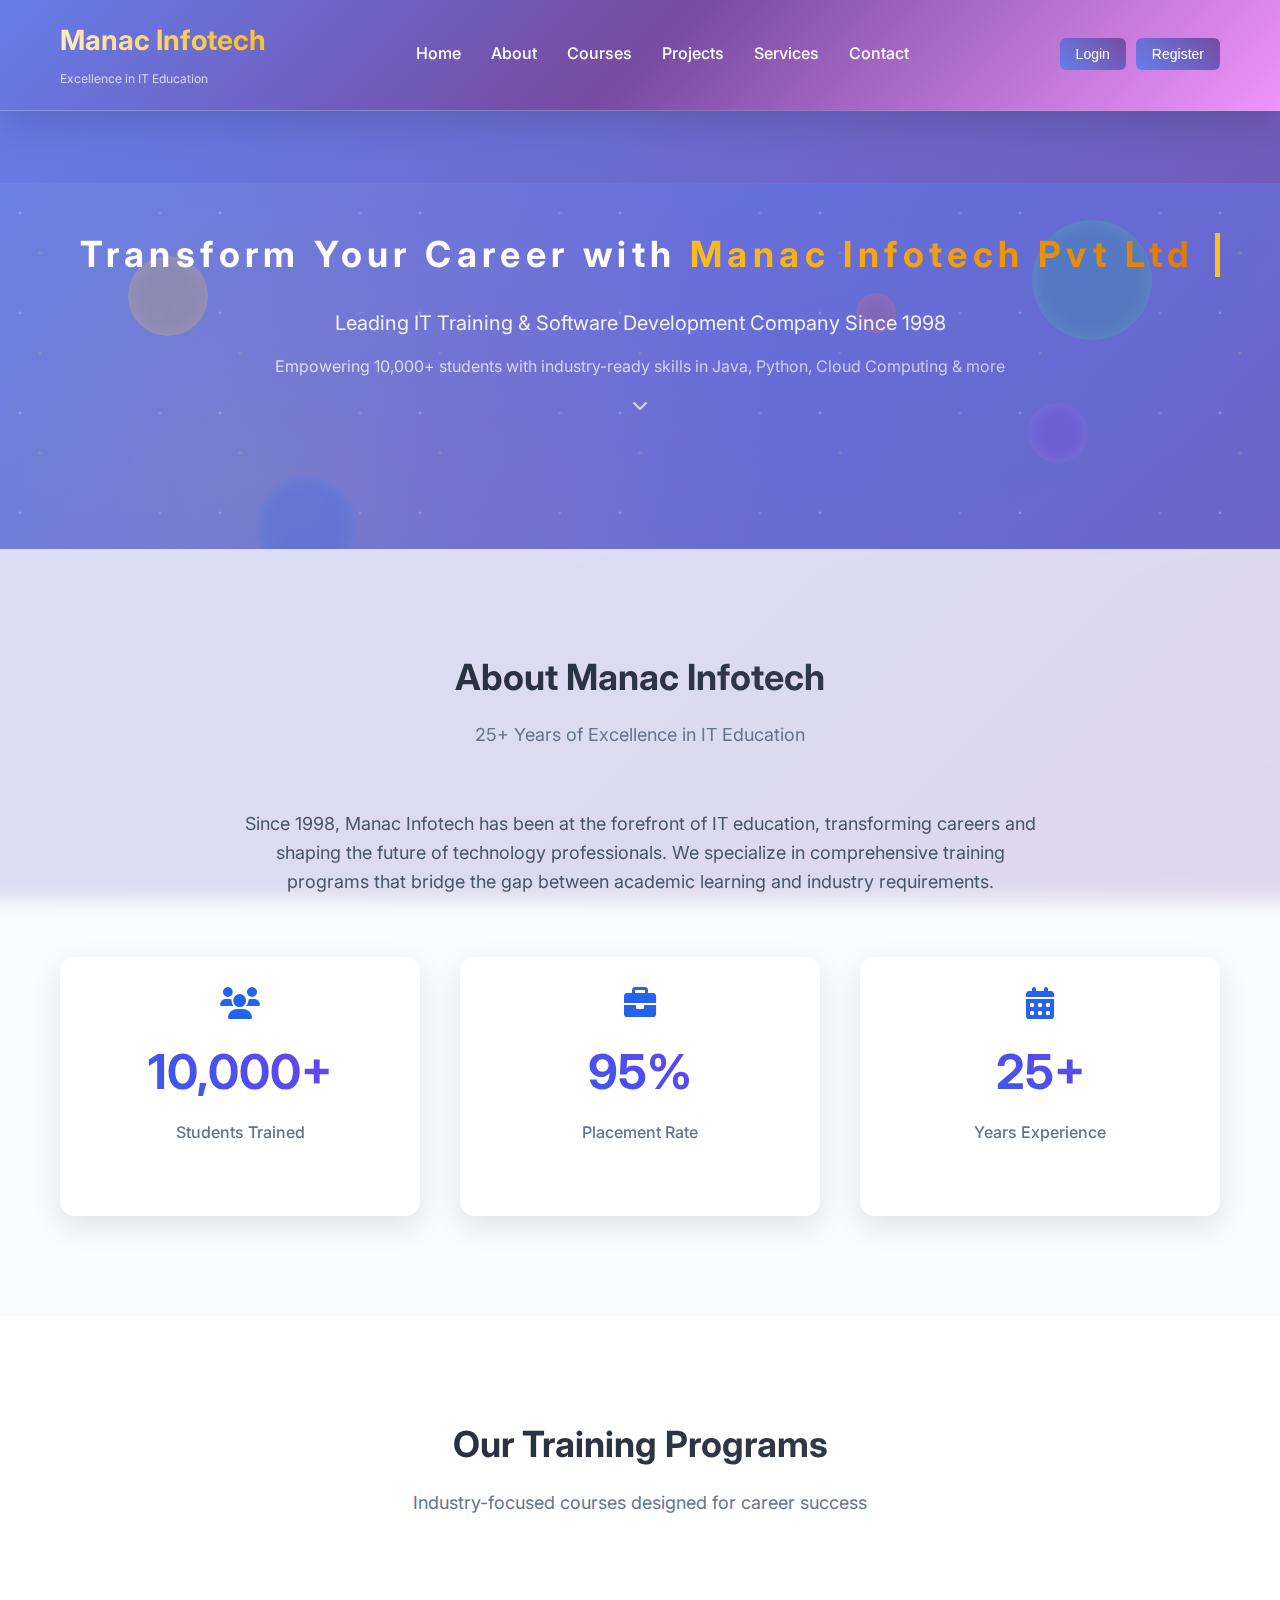
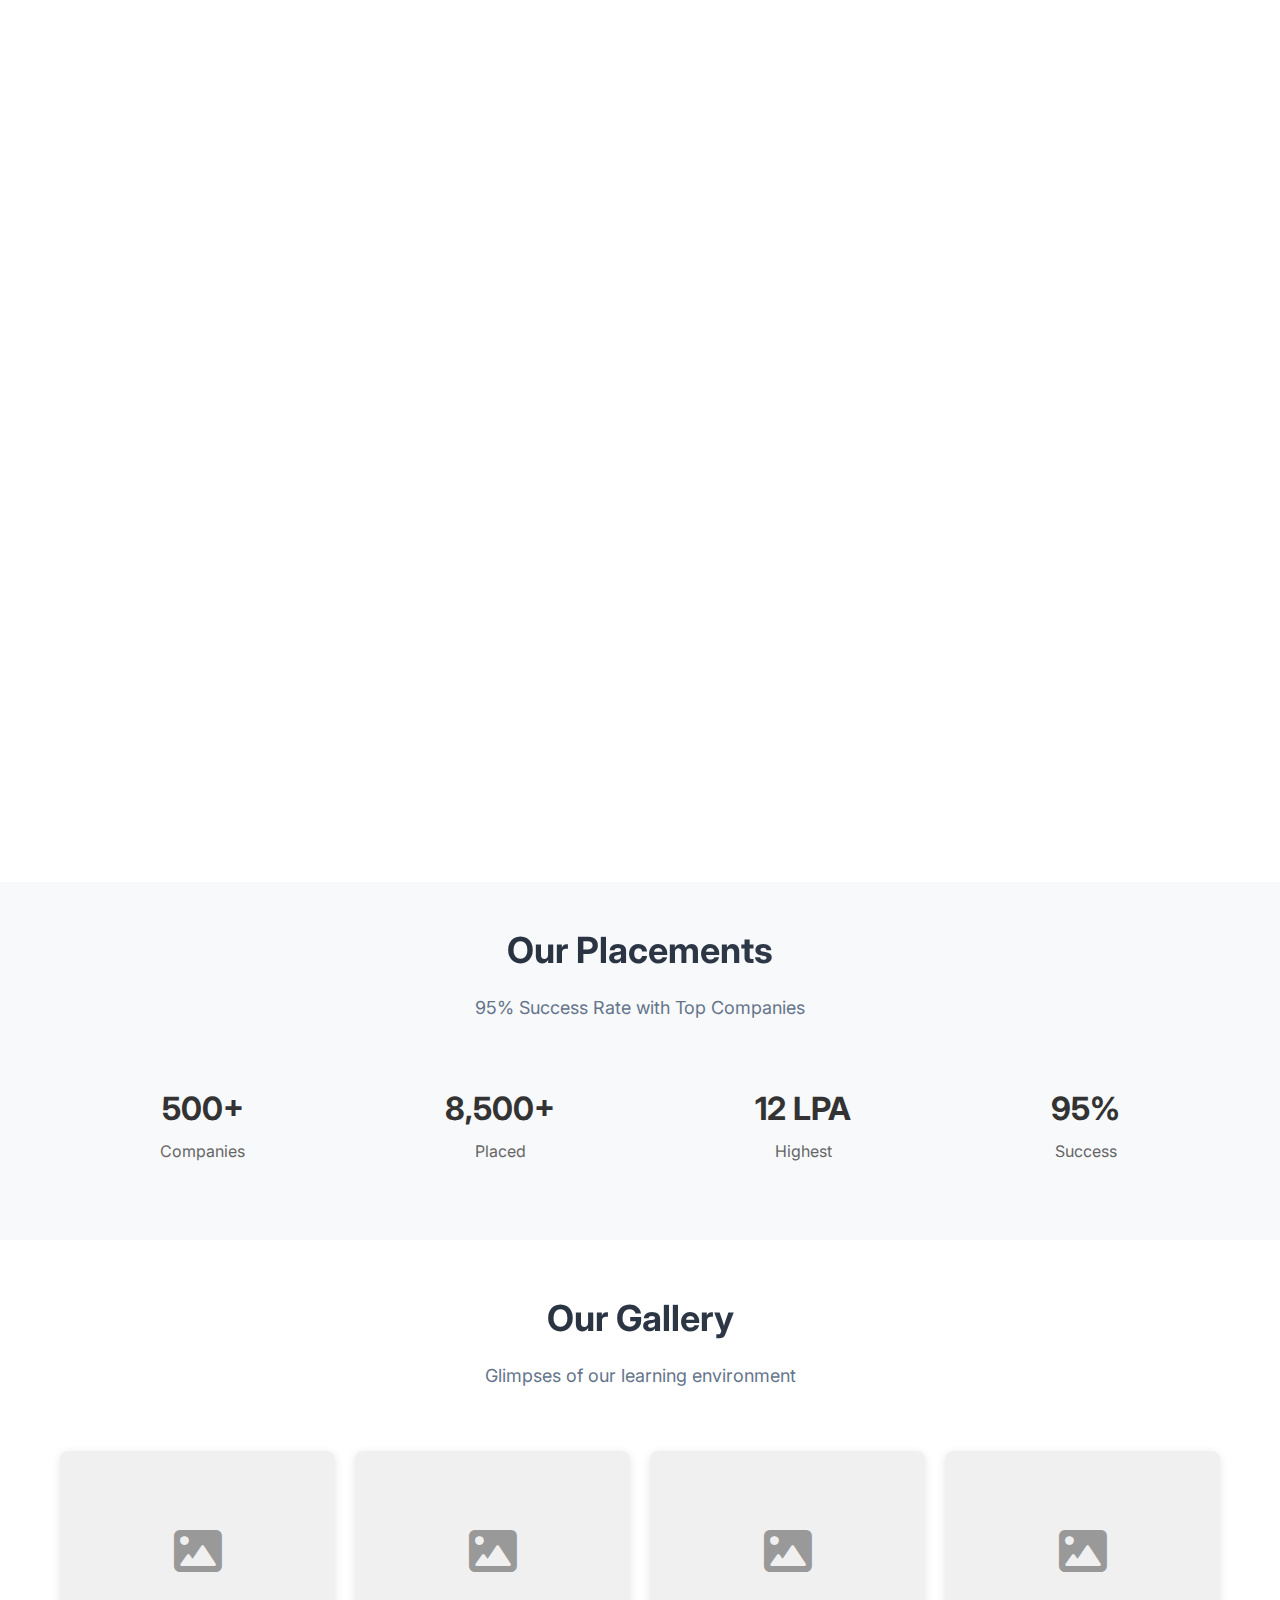
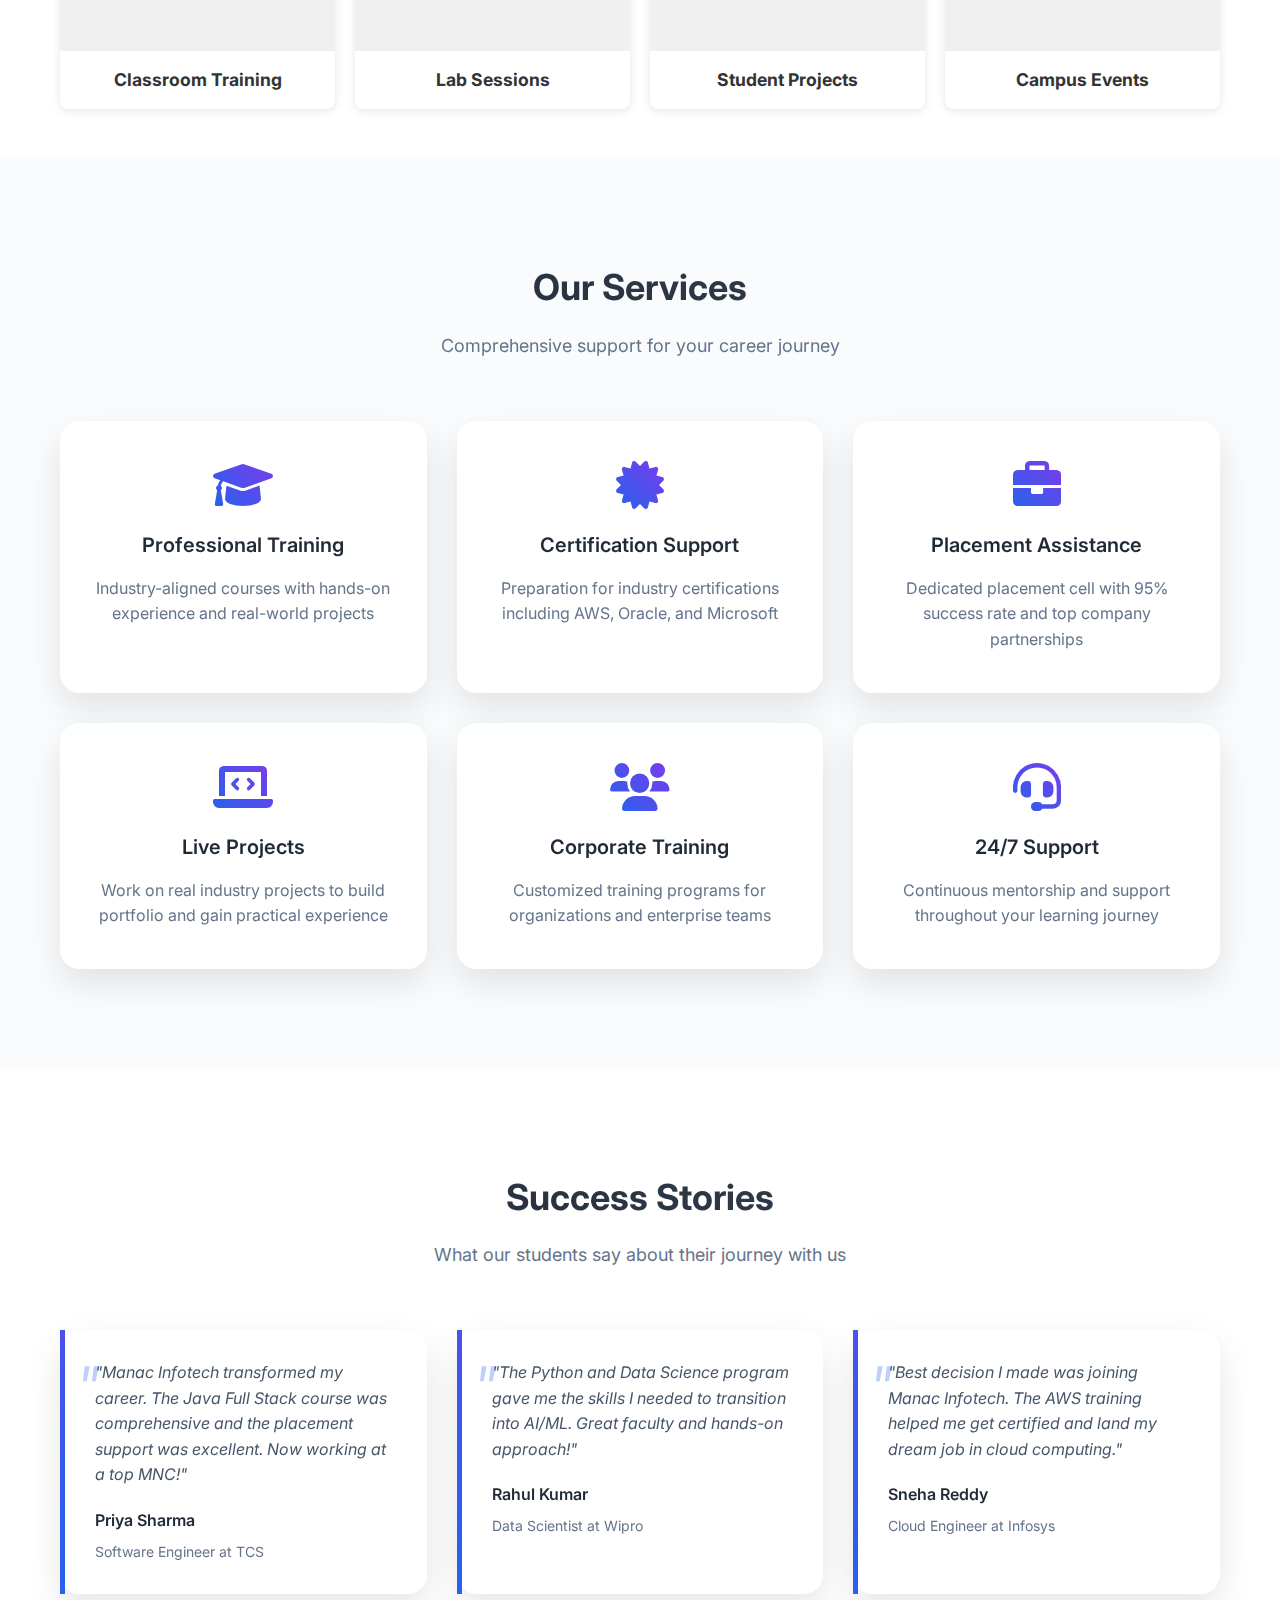
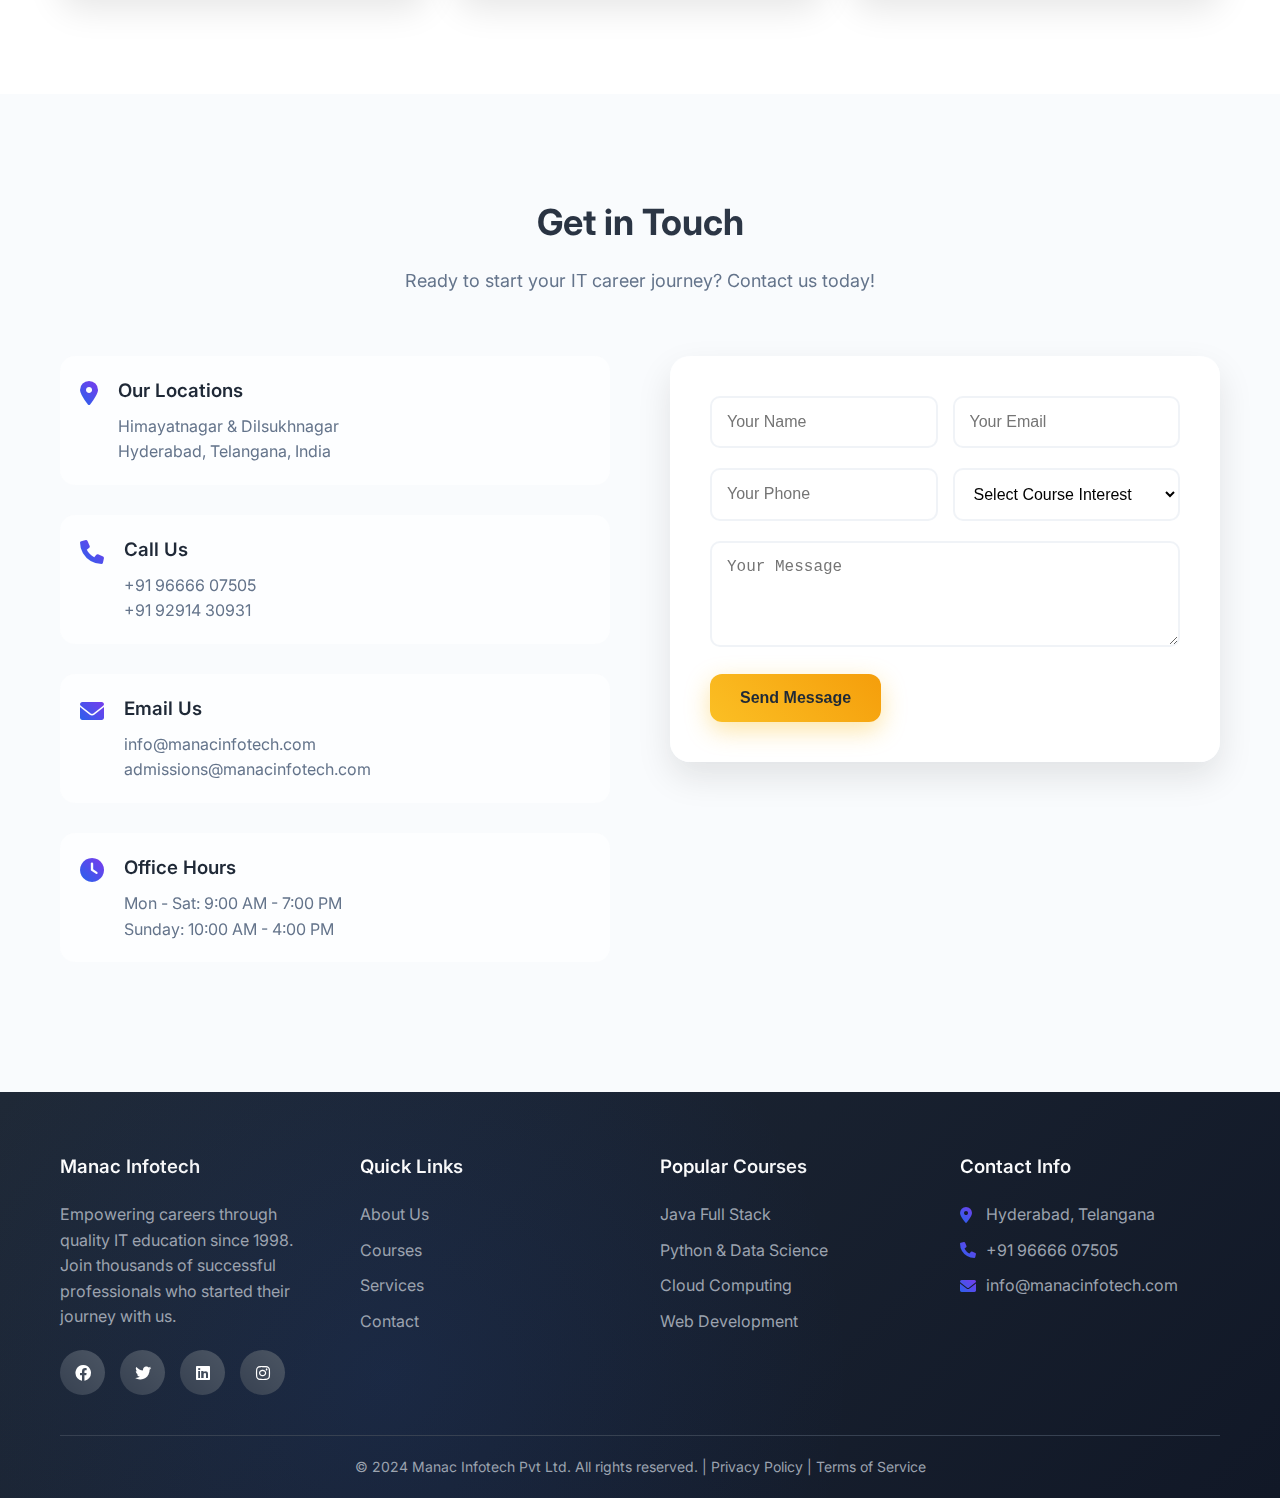
<file: index.html>
<!DOCTYPE html>
<html lang="en">
<head>
    <meta charset="UTF-8">
    <meta name="viewport" content="width=device-width, initial-scale=1.0">
    <title>Manac Infotech - Leading IT Training & Software Development</title>
    <meta name="description" content="Manac Infotech - Premier IT training institute offering Java, Python, Web Development, Cloud Computing courses with placement assistance since 1998.">
    <link rel="stylesheet" href="enhanced-style.css">
    <link rel="stylesheet" href="animations.css">
    <link rel="stylesheet" href="animations.css">
    <link href="https://fonts.googleapis.com/css2?family=Inter:wght@300;400;500;600;700&display=swap" rel="stylesheet">
    <link rel="stylesheet" href="https://cdnjs.cloudflare.com/ajax/libs/font-awesome/6.0.0/css/all.min.css">
</head>
<body>

<header class="header" style="background: linear-gradient(135deg, #667eea 0%, #764ba2 50%, #f093fb 100%) !important; padding: 20px 0 !important;">
    <div class="container">
        <div class="header-content">
            <div class="logo" style="display: flex; align-items: center; gap: 15px;">
               
                <div>
                    <h1>Manac Infotech</h1>
                    <span>Excellence in IT Education</span>
                </div>
            </div>
                <nav class="nav" style="color: white;">
                    <a href="#home" style="color: white;">Home</a>
                    <a href="#about" style="color: white;">About</a>
                    <a href="courses.html" style="color: white;">Courses</a>
                    <a href="projects.html" style="color: white;">Projects</a>
                    <a href="#services" style="color: white;">Services</a>
                    <a href="#contact" style="color: white;">Contact</a>
                </nav>
            <div class="auth-buttons" id="authButtons">
                <button class="btn-auth login-btn" onclick="openModal('login')">Login</button>
                <button class="btn-auth register-btn" onclick="openModal('register')">Register</button>
            </div>
            <div class="user-profile" id="userProfile" style="display:none;">
                <div class="profile-info">
                    <div class="profile-avatar">
                        <i class="fas fa-user"></i>
                    </div>
                    <div class="profile-details">
                        <span class="welcome-text">Welcome</span>
                        <span class="user-name" id="userName"></span>
                    </div>
                </div>
                <div class="profile-dropdown">
                    <button class="profile-btn" onclick="toggleDropdown()">
                        <i class="fas fa-chevron-down"></i>
                    </button>
                    <div class="dropdown-menu" id="dropdownMenu">
                        <a href="profile.html" class="dropdown-item">
                            <i class="fas fa-user"></i> My Profile
                        </a>
                        <a href="my-courses.html" class="dropdown-item">
                            <i class="fas fa-book"></i> My Courses
                        </a>
                        <a href="settings.html" class="dropdown-item">
                            <i class="fas fa-cog"></i> Settings
                        </a>
                        <div class="dropdown-divider"></div>
                        <a href="#" class="dropdown-item" onclick="logout()">
                            <i class="fas fa-sign-out-alt"></i> Logout
                        </a>
                    </div>
                </div>
            </div>
            <button class="mobile-menu-btn">
                <i class="fas fa-bars"></i>
            </button>
        </div>
    </div>
</header>

<section id="home" class="hero" style="padding-top: 50px;">

    <div class="floating-shapes">
        <div class="shape shape-1"></div>
        <div class="shape shape-2"></div>
        <div class="shape shape-3"></div>
        <div class="shape shape-4"></div>
        <div class="shape shape-5"></div>
    </div>
    <div class="container">
        <div class="hero-content">
            <h2 class="typewriter">Transform Your Career with <span class="highlight">Manac Infotech Pvt Ltd</span></h2>
            <p class="fade-in-up">Leading IT Training & Software Development Company Since 1998</p>
            <p class="hero-subtitle fade-in-up">Empowering 10,000+ students with industry-ready skills in Java, Python, Cloud Computing & more</p>
            <div class="hero-buttons fade-in-up">
                <a href="#courses" class="btn btn-primary pulse-btn">Explore Courses</a>
                <a href="#contact" class="btn btn-secondary">Get in Touch</a>
            </div>
            <div class="scroll-indicator">
                <i class="fas fa-chevron-down"></i>
            </div>
        </div>
    </div>
</section>

<section id="about" class="about">
    <div class="container">
        <div class="section-header">
            <h2>About Manac Infotech</h2>
            <p>25+ Years of Excellence in IT Education</p>
        </div>
        <div class="about-content">
            <div class="about-text">
                <p>Since 1998, Manac Infotech has been at the forefront of IT education, transforming careers and shaping the future of technology professionals. We specialize in comprehensive training programs that bridge the gap between academic learning and industry requirements.</p>
                <div class="stats">
                    <div class="stat">
                        <i class="fas fa-users"></i>
                        <h3>10,000+</h3>
                        <p>Students Trained</p>
                    </div>
                    <div class="stat">
                        <i class="fas fa-briefcase"></i>
                        <h3>95%</h3>
                        <p>Placement Rate</p>
                    </div>
                    <div class="stat">
                        <i class="fas fa-calendar-alt"></i>
                        <h3>25+</h3>
                        <p>Years Experience</p>
                    </div>
                </div>
            </div>
        </div>
    </div>
</section>

<section id="courses" class="courses">
    <div class="container">
        <div class="section-header">
            <h2>Our Training Programs</h2>
            <p>Industry-focused courses designed for career success</p>
        </div>
        <div class="courses-grid">
            <div class="course-card animate-on-scroll">
                <div class="course-icon">
                    <i class="fab fa-java"></i>
                </div>
                <h3>Java Full Stack</h3>
                <p>Complete Java development with Spring Boot, Microservices, and modern frameworks</p>
                <div class="course-features">
                    <span>6 Months</span>
                    <span>Live Projects</span>
                </div>
                <a href="courses.html" class="course-link">Learn More</a>
            </div>
            <div class="course-card animate-on-scroll">
                <div class="course-icon">
                    <i class="fab fa-python"></i>
                </div>
                <h3>Python & Data Science</h3>
                <p>Python programming, Django, Flask, Machine Learning, and Data Analytics</p>
                <div class="course-features">
                    <span>5 Months</span>
                    <span>AI/ML Focus</span>
                </div>
                <a href="courses.html" class="course-link">Learn More</a>
            </div>
            <div class="course-card animate-on-scroll">
                <div class="course-icon">
                    <i class="fas fa-code"></i>
                </div>
                <h3>Web Development</h3>
                <p>HTML5, CSS3, JavaScript, React, Node.js, and modern web technologies</p>
                <div class="course-features">
                    <span>4 Months</span>
                    <span>MERN Stack</span>
                </div>
                <a href="courses.html" class="course-link">Learn More</a>
            </div>
            <div class="course-card animate-on-scroll">
                <div class="course-icon">
                    <i class="fas fa-cloud"></i>
                </div>
                <h3>Cloud Computing</h3>
                <p>AWS, Azure, DevOps, Docker, Kubernetes, and cloud architecture</p>
                <div class="course-features">
                    <span>3 Months</span>
                    <span>AWS Certified</span>
                </div>
                <a href="courses.html" class="course-link">Learn More</a>
            </div>
            <div class="course-card animate-on-scroll">
                <div class="course-icon">
                    <i class="fas fa-robot"></i>
                </div>
                <h3>Automation Testing</h3>
                <p>Selenium, TestNG, Cucumber, API testing, and test automation frameworks</p>
                <div class="course-features">
                    <span>3 Months</span>
                    <span>Hands-on</span>
                </div>
                <a href="courses.html" class="course-link">Learn More</a>
            </div>
            <div class="course-card animate-on-scroll">
                <div class="course-icon">
                    <i class="fas fa-chart-bar"></i>
                </div>
                <h3>Power BI & Analytics</h3>
                <p>Business Intelligence, Data Visualization, and Advanced Analytics</p>
                <div class="course-features">
                    <span>2 Months</span>
                    <span>Industry Projects</span>
                </div>
                <a href="courses.html" class="course-link">Learn More</a>
            </div>
        </div>
    </div>
</section>

<section id="placements" class="placements" style="padding: 40px 0; background: #f8f9fa;">
    <div class="container">
        <div class="section-header">
            <h2>Our Placements</h2>
            <p>95% Success Rate with Top Companies</p>
        </div>
        <div class="placement-stats" style="display: flex; justify-content: space-around; margin: 30px 0;">
            <div style="text-align: center;">
                <h3 style="margin: 0; font-size: 2rem; color: #333;">500+</h3>
                <p style="margin: 5px 0; color: #666;">Companies</p>
            </div>
            <div style="text-align: center;">
                <h3 style="margin: 0; font-size: 2rem; color: #333;">8,500+</h3>
                <p style="margin: 5px 0; color: #666;">Placed</p>
            </div>
            <div style="text-align: center;">
                <h3 style="margin: 0; font-size: 2rem; color: #333;">12 LPA</h3>
                <p style="margin: 5px 0; color: #666;">Highest</p>
            </div>
            <div style="text-align: center;">
                <h3 style="margin: 0; font-size: 2rem; color: #333;">95%</h3>
                <p style="margin: 5px 0; color: #666;">Success</p>
            </div>
        </div>
    </div>
</section>

<section id="gallery" class="gallery" style="padding: 50px 0;">
    <div class="container">
        <div class="section-header">
            <h2>Our Gallery</h2>
            <p>Glimpses of our learning environment</p>
        </div>
        <div class="gallery-grid" style="display: flex; gap: 20px; margin-top: 30px;">
            <div class="gallery-card" style="flex: 1; background: white; border-radius: 8px; box-shadow: 0 2px 10px rgba(0,0,0,0.1); overflow: hidden;">
                <div style="width: 100%; height: 200px; background: #f0f0f0; display: flex; align-items: center; justify-content: center; color: #999;">
                    <i class="fas fa-image" style="font-size: 3rem;"></i>
                </div>
                <div style="padding: 15px; text-align: center;">
                    <h4 style="margin: 0; color: #333; font-size: 1.1rem;">Classroom Training</h4>
                </div>
            </div>
            <div class="gallery-card" style="flex: 1; background: white; border-radius: 8px; box-shadow: 0 2px 10px rgba(0,0,0,0.1); overflow: hidden;">
                <div style="width: 100%; height: 200px; background: #f0f0f0; display: flex; align-items: center; justify-content: center; color: #999;">
                    <i class="fas fa-image" style="font-size: 3rem;"></i>
                </div>
                <div style="padding: 15px; text-align: center;">
                    <h4 style="margin: 0; color: #333; font-size: 1.1rem;">Lab Sessions</h4>
                </div>
            </div>
            <div class="gallery-card" style="flex: 1; background: white; border-radius: 8px; box-shadow: 0 2px 10px rgba(0,0,0,0.1); overflow: hidden;">
                <div style="width: 100%; height: 200px; background: #f0f0f0; display: flex; align-items: center; justify-content: center; color: #999;">
                    <i class="fas fa-image" style="font-size: 3rem;"></i>
                </div>
                <div style="padding: 15px; text-align: center;">
                    <h4 style="margin: 0; color: #333; font-size: 1.1rem;">Student Projects</h4>
                </div>
            </div>
            <div class="gallery-card" style="flex: 1; background: white; border-radius: 8px; box-shadow: 0 2px 10px rgba(0,0,0,0.1); overflow: hidden;">
                <div style="width: 100%; height: 200px; background: #f0f0f0; display: flex; align-items: center; justify-content: center; color: #999;">
                    <i class="fas fa-image" style="font-size: 3rem;"></i>
                </div>
                <div style="padding: 15px; text-align: center;">
                    <h4 style="margin: 0; color: #333; font-size: 1.1rem;">Campus Events</h4>
                </div>
            </div>
        </div>
    </div>
</section>

<section id="services" class="services">
    <div class="container">
        <div class="section-header">
            <h2>Our Services</h2>
            <p>Comprehensive support for your career journey</p>
        </div>
        <div class="services-grid">
            <div class="service-card">
                <i class="fas fa-graduation-cap"></i>
                <h3>Professional Training</h3>
                <p>Industry-aligned courses with hands-on experience and real-world projects</p>
            </div>
            <div class="service-card">
                <i class="fas fa-certificate"></i>
                <h3>Certification Support</h3>
                <p>Preparation for industry certifications including AWS, Oracle, and Microsoft</p>
            </div>
            <div class="service-card">
                <i class="fas fa-briefcase"></i>
                <h3>Placement Assistance</h3>
                <p>Dedicated placement cell with 95% success rate and top company partnerships</p>
            </div>
            <div class="service-card">
                <i class="fas fa-laptop-code"></i>
                <h3>Live Projects</h3>
                <p>Work on real industry projects to build portfolio and gain practical experience</p>
            </div>
            <div class="service-card">
                <i class="fas fa-users"></i>
                <h3>Corporate Training</h3>
                <p>Customized training programs for organizations and enterprise teams</p>
            </div>
            <div class="service-card">
                <i class="fas fa-headset"></i>
                <h3>24/7 Support</h3>
                <p>Continuous mentorship and support throughout your learning journey</p>
            </div>
        </div>
    </div>
</section>

<section class="testimonials">
    <div class="container">
        <div class="section-header">
            <h2>Success Stories</h2>
            <p>What our students say about their journey with us</p>
        </div>
        <div class="testimonials-grid">
            <div class="testimonial-card">
                <div class="testimonial-content">
                    <p>"Manac Infotech transformed my career. The Java Full Stack course was comprehensive and the placement support was excellent. Now working at a top MNC!"</p>
                </div>
                <div class="testimonial-author">
                    <h4>Priya Sharma</h4>
                    <span>Software Engineer at TCS</span>
                </div>
            </div>
            <div class="testimonial-card">
                <div class="testimonial-content">
                    <p>"The Python and Data Science program gave me the skills I needed to transition into AI/ML. Great faculty and hands-on approach!"</p>
                </div>
                <div class="testimonial-author">
                    <h4>Rahul Kumar</h4>
                    <span>Data Scientist at Wipro</span>
                </div>
            </div>
            <div class="testimonial-card">
                <div class="testimonial-content">
                    <p>"Best decision I made was joining Manac Infotech. The AWS training helped me get certified and land my dream job in cloud computing."</p>
                </div>
                <div class="testimonial-author">
                    <h4>Sneha Reddy</h4>
                    <span>Cloud Engineer at Infosys</span>
                </div>
            </div>
        </div>
    </div>
</section>

<section id="contact" class="contact">
    <div class="container">
        <div class="section-header">
            <h2>Get in Touch</h2>
            <p>Ready to start your IT career journey? Contact us today!</p>
        </div>
        <div class="contact-content">
            <div class="contact-info">
                <div class="contact-item">
                    <i class="fas fa-map-marker-alt"></i>
                    <div>
                        <h3>Our Locations</h3>
                        <p>Himayatnagar & Dilsukhnagar<br>Hyderabad, Telangana, India</p>
                    </div>
                </div>
                <div class="contact-item">
                    <i class="fas fa-phone"></i>
                    <div>
                        <h3>Call Us</h3>
                        <p>+91 96666 07505<br>+91 92914 30931</p>
                    </div>
                </div>
                <div class="contact-item">
                    <i class="fas fa-envelope"></i>
                    <div>
                        <h3>Email Us</h3>
                        <p>info@manacinfotech.com<br>admissions@manacinfotech.com</p>
                    </div>
                </div>
                <div class="contact-item">
                    <i class="fas fa-clock"></i>
                    <div>
                        <h3>Office Hours</h3>
                        <p>Mon - Sat: 9:00 AM - 7:00 PM<br>Sunday: 10:00 AM - 4:00 PM</p>
                    </div>
                </div>
            </div>
            <div class="contact-form">
                <form>
                    <div class="form-group">
                        <input type="text" placeholder="Your Name" required>
                        <input type="email" placeholder="Your Email" required>
                    </div>
                    <div class="form-group">
                        <input type="tel" placeholder="Your Phone" required>
                        <select required>
                            <option value="">Select Course Interest</option>
                            <option value="java">Java Full Stack</option>
                            <option value="python">Python & Data Science</option>
                            <option value="web">Web Development</option>
                            <option value="cloud">Cloud Computing</option>
                            <option value="testing">Automation Testing</option>
                            <option value="powerbi">Power BI & Analytics</option>
                        </select>
                    </div>
                    <textarea placeholder="Your Message" rows="4" required></textarea>
                    <button type="submit" class="btn btn-primary">Send Message</button>
                </form>
            </div>
        </div>
    </div>
</section>

<footer class="footer">
    <div class="container">
        <div class="footer-content">
            <div class="footer-section">
                <h3>Manac Infotech</h3>
                <p>Empowering careers through quality IT education since 1998. Join thousands of successful professionals who started their journey with us.</p>
                <div class="social-links">
                    <a href="#"><i class="fab fa-facebook"></i></a>
                    <a href="#"><i class="fab fa-twitter"></i></a>
                    <a href="#"><i class="fab fa-linkedin"></i></a>
                    <a href="#"><i class="fab fa-instagram"></i></a>
                </div>
            </div>
            <div class="footer-section">
                <h3>Quick Links</h3>
                <ul>
                    <li><a href="#about">About Us</a></li>
                    <li><a href="#courses">Courses</a></li>
                    <li><a href="#services">Services</a></li>
                    <li><a href="#contact">Contact</a></li>
                </ul>
            </div>
            <div class="footer-section">
                <h3>Popular Courses</h3>
                <ul>
                    <li><a href="#">Java Full Stack</a></li>
                    <li><a href="#">Python & Data Science</a></li>
                    <li><a href="#">Cloud Computing</a></li>
                    <li><a href="#">Web Development</a></li>
                </ul>
            </div>
            <div class="footer-section">
                <h3>Contact Info</h3>
                <div class="footer-contact">
                    <p><i class="fas fa-map-marker-alt"></i> Hyderabad, Telangana</p>
                    <p><i class="fas fa-phone"></i> +91 96666 07505</p>
                    <p><i class="fas fa-envelope"></i> info@manacinfotech.com</p>
                </div>
            </div>
        </div>
        <div class="footer-bottom">
            <p>© 2024 Manac Infotech Pvt Ltd. All rights reserved. | Privacy Policy | Terms of Service</p>
        </div>
    </div>
</footer>

<!-- Login/Register Modal -->
<div id="authModal" class="modal">
    <div class="modal-content">
        <span class="close" onclick="closeModal()">&times;</span>
        <div id="loginForm" class="auth-form">
            <h2>Login</h2>
            <form onsubmit="handleLogin(event)">
                <input type="email" placeholder="Email" required>
                <input type="password" placeholder="Password" required>
                <button type="submit" class="btn btn-primary">Login</button>
            </form>
            <p>Don't have an account? <a href="#" onclick="switchForm('register')">Register</a></p>
        </div>
        <div id="registerForm" class="auth-form" style="display:none;">
            <h2>Register</h2>
            <form onsubmit="handleRegister(event)">
                <input type="text" placeholder="Full Name" required>
                <input type="email" placeholder="Email" required>
                <input type="tel" placeholder="Phone" required>
                <select required>
                    <option value="">Select Interest</option>
                    <option value="java">Java Full Stack</option>
                    <option value="python">Python & Data Science</option>
                    <option value="web">Web Development</option>
                    <option value="cloud">Cloud Computing</option>
                    <option value="testing">Automation Testing</option>
                    <option value="powerbi">Power BI & Analytics</option>
                </select>
                <input type="password" placeholder="Password" required>
                <button type="submit" class="btn btn-primary">Register</button>
            </form>
            <p>Already have an account? <a href="#" onclick="switchForm('login')">Login</a></p>
        </div>
    </div>
</div>

<!-- Recommendation Popup -->
<div id="recommendationPopup" class="recommendation-popup">
    <div class="popup-content">
        <span class="close" onclick="closeRecommendation()">&times;</span>
        <h3>Recommended for You!</h3>
        <p id="recommendationText"></p>
        <a id="recommendationLink" href="#" class="btn btn-primary">Learn More</a>
    </div>
</div>

<script src="script-new.js"></script></script>
</body>
</html>
</file>
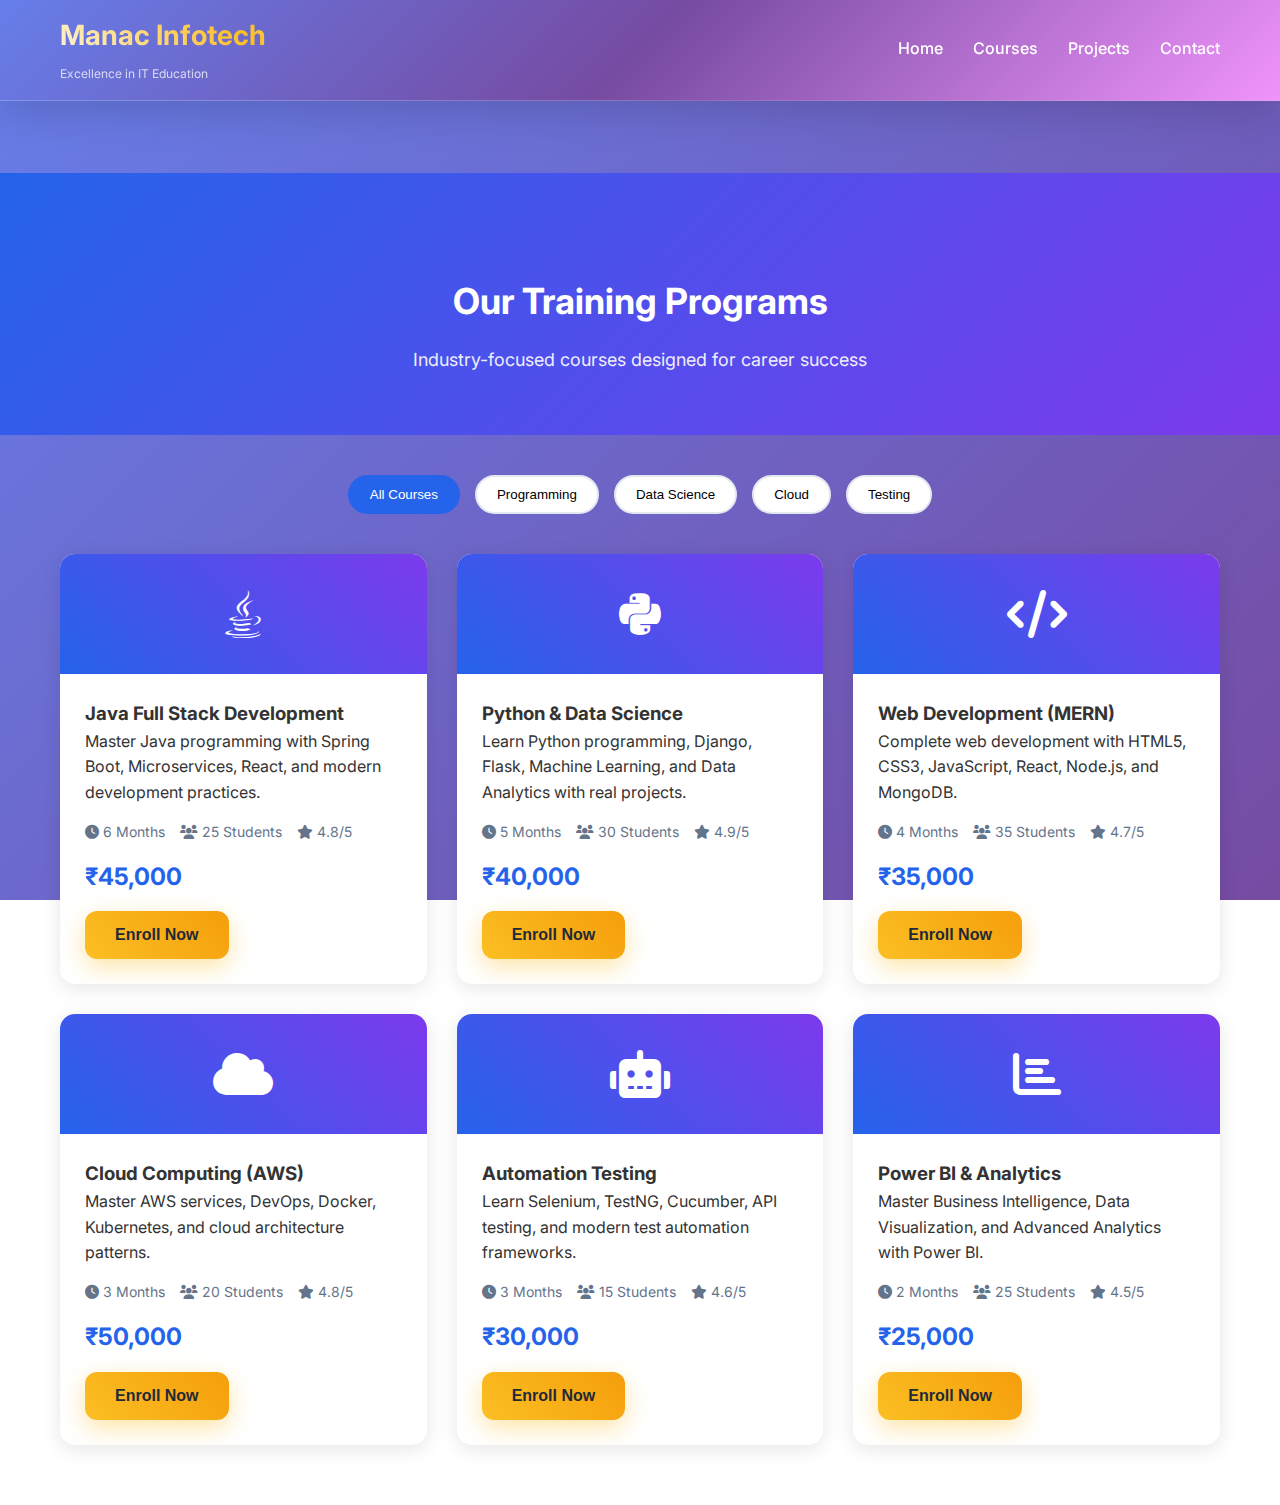
<file: courses.html>
<!DOCTYPE html>
<html lang="en">
<head>
    <meta charset="UTF-8">
    <meta name="viewport" content="width=device-width, initial-scale=1.0">
    <title>Courses - Manac Infotech</title>
    <link rel="stylesheet" href="enhanced-style.css">
    <link href="https://fonts.googleapis.com/css2?family=Inter:wght@300;400;500;600;700&display=swap" rel="stylesheet">
    <link rel="stylesheet" href="https://cdnjs.cloudflare.com/ajax/libs/font-awesome/6.0.0/css/all.min.css">
</head>
<body>
    <header class="header">
        <div class="container">
            <div class="header-content">
                <div class="logo">
                    <h1><a href="index.html" style="text-decoration:none;color:inherit;">Manac Infotech</a></h1>
                    <span>Excellence in IT Education</span>
                </div>
                <nav class="nav">
                    <a href="index.html">Home</a>
                    <a href="#" class="active">Courses</a>
                    <a href="projects.html">Projects</a>
                    <a href="index.html#contact">Contact</a>
                </nav>
                <div class="mobile-menu-btn">
                    <i class="fas fa-bars"></i>
                </div>
            </div>
        </div>
    </header>

    <main class="courses-page">
        <div class="hero-small">
            <div class="container">
                <h1>Our Training Programs</h1>
                <p>Industry-focused courses designed for career success</p>
            </div>
        </div>

        <div class="container">
            <div class="courses-filter">
                <button class="filter-btn active" data-filter="all">All Courses</button>
                <button class="filter-btn" data-filter="programming">Programming</button>
                <button class="filter-btn" data-filter="data">Data Science</button>
                <button class="filter-btn" data-filter="cloud">Cloud</button>
                <button class="filter-btn" data-filter="testing">Testing</button>
            </div>

            <div class="courses-detailed-grid">
                <div class="course-detailed-card" data-category="programming">
                    <div class="course-image">
                        <i class="fab fa-java"></i>
                    </div>
                    <div class="course-content">
                        <h3>Java Full Stack Development</h3>
                        <p>Master Java programming with Spring Boot, Microservices, React, and modern development practices.</p>
                        <div class="course-details">
                            <span><i class="fas fa-clock"></i> 6 Months</span>
                            <span><i class="fas fa-users"></i> 25 Students</span>
                            <span><i class="fas fa-star"></i> 4.8/5</span>
                        </div>
                        <div class="course-price">₹45,000</div>
                        <button class="btn btn-primary" onclick="enrollCourse('java')">Enroll Now</button>
                    </div>
                </div>

                <div class="course-detailed-card" data-category="data">
                    <div class="course-image">
                        <i class="fab fa-python"></i>
                    </div>
                    <div class="course-content">
                        <h3>Python & Data Science</h3>
                        <p>Learn Python programming, Django, Flask, Machine Learning, and Data Analytics with real projects.</p>
                        <div class="course-details">
                            <span><i class="fas fa-clock"></i> 5 Months</span>
                            <span><i class="fas fa-users"></i> 30 Students</span>
                            <span><i class="fas fa-star"></i> 4.9/5</span>
                        </div>
                        <div class="course-price">₹40,000</div>
                        <button class="btn btn-primary" onclick="enrollCourse('python')">Enroll Now</button>
                    </div>
                </div>

                <div class="course-detailed-card" data-category="programming">
                    <div class="course-image">
                        <i class="fas fa-code"></i>
                    </div>
                    <div class="course-content">
                        <h3>Web Development (MERN)</h3>
                        <p>Complete web development with HTML5, CSS3, JavaScript, React, Node.js, and MongoDB.</p>
                        <div class="course-details">
                            <span><i class="fas fa-clock"></i> 4 Months</span>
                            <span><i class="fas fa-users"></i> 35 Students</span>
                            <span><i class="fas fa-star"></i> 4.7/5</span>
                        </div>
                        <div class="course-price">₹35,000</div>
                        <button class="btn btn-primary" onclick="enrollCourse('web')">Enroll Now</button>
                    </div>
                </div>

                <div class="course-detailed-card" data-category="cloud">
                    <div class="course-image">
                        <i class="fas fa-cloud"></i>
                    </div>
                    <div class="course-content">
                        <h3>Cloud Computing (AWS)</h3>
                        <p>Master AWS services, DevOps, Docker, Kubernetes, and cloud architecture patterns.</p>
                        <div class="course-details">
                            <span><i class="fas fa-clock"></i> 3 Months</span>
                            <span><i class="fas fa-users"></i> 20 Students</span>
                            <span><i class="fas fa-star"></i> 4.8/5</span>
                        </div>
                        <div class="course-price">₹50,000</div>
                        <button class="btn btn-primary" onclick="enrollCourse('cloud')">Enroll Now</button>
                    </div>
                </div>

                <div class="course-detailed-card" data-category="testing">
                    <div class="course-image">
                        <i class="fas fa-robot"></i>
                    </div>
                    <div class="course-content">
                        <h3>Automation Testing</h3>
                        <p>Learn Selenium, TestNG, Cucumber, API testing, and modern test automation frameworks.</p>
                        <div class="course-details">
                            <span><i class="fas fa-clock"></i> 3 Months</span>
                            <span><i class="fas fa-users"></i> 15 Students</span>
                            <span><i class="fas fa-star"></i> 4.6/5</span>
                        </div>
                        <div class="course-price">₹30,000</div>
                        <button class="btn btn-primary" onclick="enrollCourse('testing')">Enroll Now</button>
                    </div>
                </div>

                <div class="course-detailed-card" data-category="data">
                    <div class="course-image">
                        <i class="fas fa-chart-bar"></i>
                    </div>
                    <div class="course-content">
                        <h3>Power BI & Analytics</h3>
                        <p>Master Business Intelligence, Data Visualization, and Advanced Analytics with Power BI.</p>
                        <div class="course-details">
                            <span><i class="fas fa-clock"></i> 2 Months</span>
                            <span><i class="fas fa-users"></i> 25 Students</span>
                            <span><i class="fas fa-star"></i> 4.5/5</span>
                        </div>
                        <div class="course-price">₹25,000</div>
                        <button class="btn btn-primary" onclick="enrollCourse('powerbi')">Enroll Now</button>
                    </div>
                </div>
            </div>
        </div>
    </main>

    <script>
        // Course filtering
        document.querySelectorAll('.filter-btn').forEach(btn => {
            btn.addEventListener('click', () => {
                document.querySelector('.filter-btn.active').classList.remove('active');
                btn.classList.add('active');
                
                const filter = btn.dataset.filter;
                document.querySelectorAll('.course-detailed-card').forEach(card => {
                    if (filter === 'all' || card.dataset.category === filter) {
                        card.style.display = 'block';
                    } else {
                        card.style.display = 'none';
                    }
                });
            });
        });

        // Enroll in course
        function enrollCourse(courseId) {
            const user = localStorage.getItem('manacUser');
            if (!user) {
                alert('Please login to enroll in courses');
                window.location.href = 'login.html';
                return;
            }
            
            let enrolledCourses = JSON.parse(localStorage.getItem('enrolledCourses') || '[]');
            if (!enrolledCourses.includes(courseId)) {
                enrolledCourses.push(courseId);
                localStorage.setItem('enrolledCourses', JSON.stringify(enrolledCourses));
                alert('Successfully enrolled in the course!');
            } else {
                alert('You are already enrolled in this course!');
            }
        }
    </script>
</body>
</html>
</file>
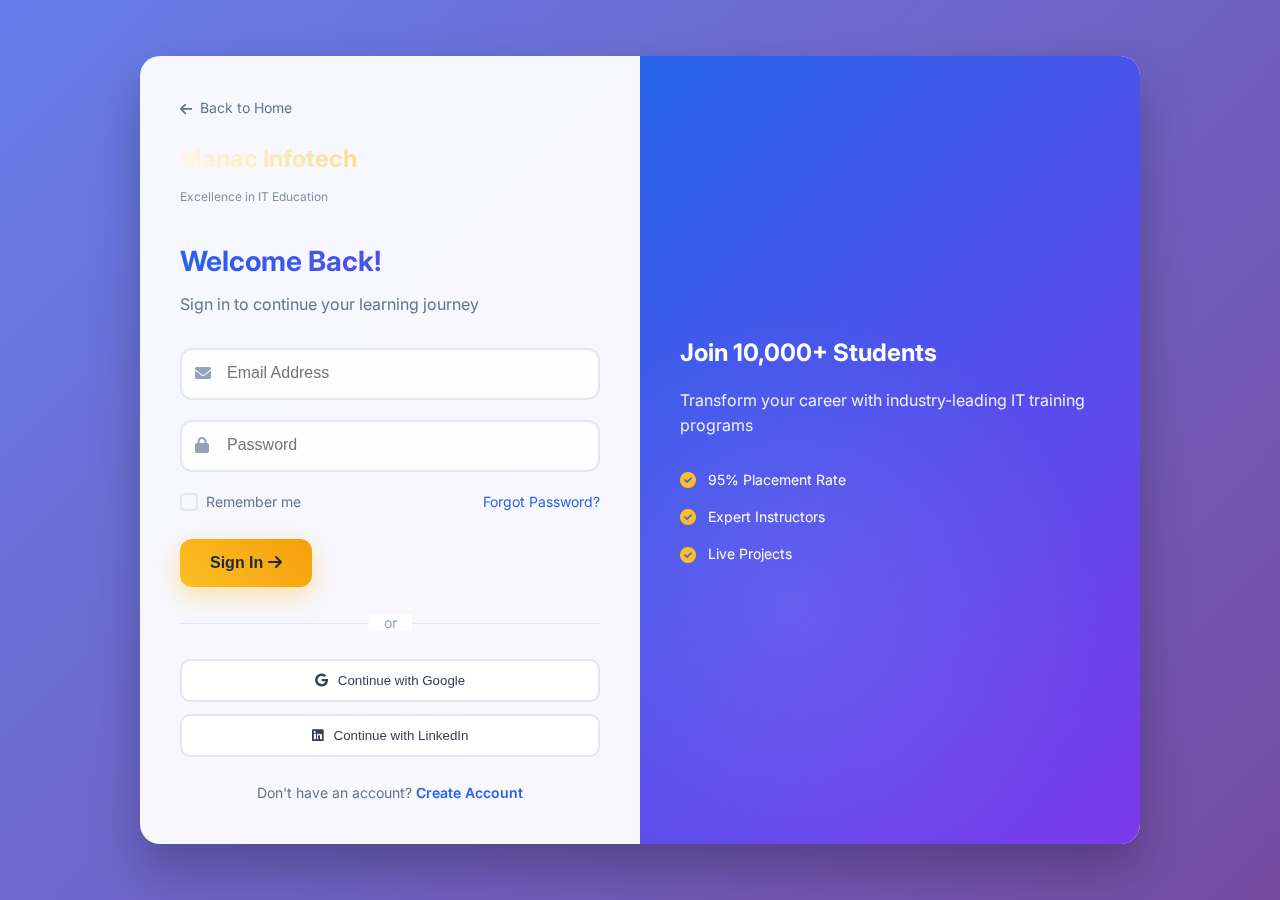
<file: login.html>
<!DOCTYPE html>
<html lang="en">
<head>
    <meta charset="UTF-8">
    <meta name="viewport" content="width=device-width, initial-scale=1.0">
    <title>Login - Manac Infotech</title>
    <link rel="stylesheet" href="enhanced-style.css">
    <link href="https://fonts.googleapis.com/css2?family=Inter:wght@300;400;500;600;700&display=swap" rel="stylesheet">
    <link rel="stylesheet" href="https://cdnjs.cloudflare.com/ajax/libs/font-awesome/6.0.0/css/all.min.css">
</head>
<body class="auth-page">
    <div class="auth-container">
        <div class="auth-card">
            <div class="auth-header">
                <a href="index.html" class="back-btn">
                    <i class="fas fa-arrow-left"></i> Back to Home
                </a>
                <div class="logo">
                    <h1>Manac Infotech</h1>
                    <span>Excellence in IT Education</span>
                </div>
            </div>
            
            <div class="auth-form-container">
                <h2>Welcome Back!</h2>
                <p class="auth-subtitle">Sign in to continue your learning journey</p>
                
                <form id="loginForm" onsubmit="handlePageLogin(event)">
                    <div class="input-group">
                        <i class="fas fa-envelope"></i>
                        <input type="email" placeholder="Email Address" required>
                    </div>
                    <div class="input-group">
                        <i class="fas fa-lock"></i>
                        <input type="password" placeholder="Password" required>
                    </div>
                    <div class="form-options">
                        <label class="checkbox">
                            <input type="checkbox">
                            <span class="checkmark"></span>
                            Remember me
                        </label>
                        <a href="#" class="forgot-link">Forgot Password?</a>
                    </div>
                    <button type="submit" class="btn btn-primary">
                        <span>Sign In</span>
                        <i class="fas fa-arrow-right"></i>
                    </button>
                </form>
                
                <div class="auth-divider">
                    <span>or</span>
                </div>
                
                <div class="social-login">
                    <button class="social-btn google" onclick="signInWithGoogle()">
                        <i class="fab fa-google"></i>
                        Continue with Google
                    </button>
                    <button class="social-btn linkedin" onclick="signInWithLinkedIn()">
                        <i class="fab fa-linkedin"></i>
                        Continue with LinkedIn
                    </button>
                </div>
                
                <p class="auth-switch">
                    Don't have an account? <a href="register.html">Create Account</a>
                </p>
            </div>
        </div>
        
        <div class="auth-visual">
            <div class="visual-content">
                <h3>Join 10,000+ Students</h3>
                <p>Transform your career with industry-leading IT training programs</p>
                <div class="features">
                    <div class="feature">
                        <i class="fas fa-check-circle"></i>
                        <span>95% Placement Rate</span>
                    </div>
                    <div class="feature">
                        <i class="fas fa-check-circle"></i>
                        <span>Expert Instructors</span>
                    </div>
                    <div class="feature">
                        <i class="fas fa-check-circle"></i>
                        <span>Live Projects</span>
                    </div>
                </div>
            </div>
        </div>
    </div>
    
    <script>
        function handlePageLogin(event) {
            event.preventDefault();
            const email = event.target.querySelector('input[type="email"]').value;
            localStorage.setItem('manacUser', email);
            alert('Login successful! Redirecting to dashboard...');
            window.location.href = 'index.html';
        }

        function signInWithGoogle() {
            // Redirect to Google OAuth login
            // For demo purposes, we'll redirect to Google's login page
            // In production, you'd use Google's OAuth 2.0 client ID
            window.location.href = 'https://accounts.google.com/signin';
        }

        function signInWithLinkedIn() {
            // Redirect to LinkedIn OAuth login
            // For demo purposes, we'll redirect to LinkedIn's login page
            // In production, you'd use LinkedIn's OAuth 2.0 client ID
            window.location.href = 'https://www.linkedin.com/login';
        }

        // Add loading animation
        window.addEventListener('load', () => {
            document.body.classList.add('loaded');
        });
    </script>
</body>
</html>
</file>
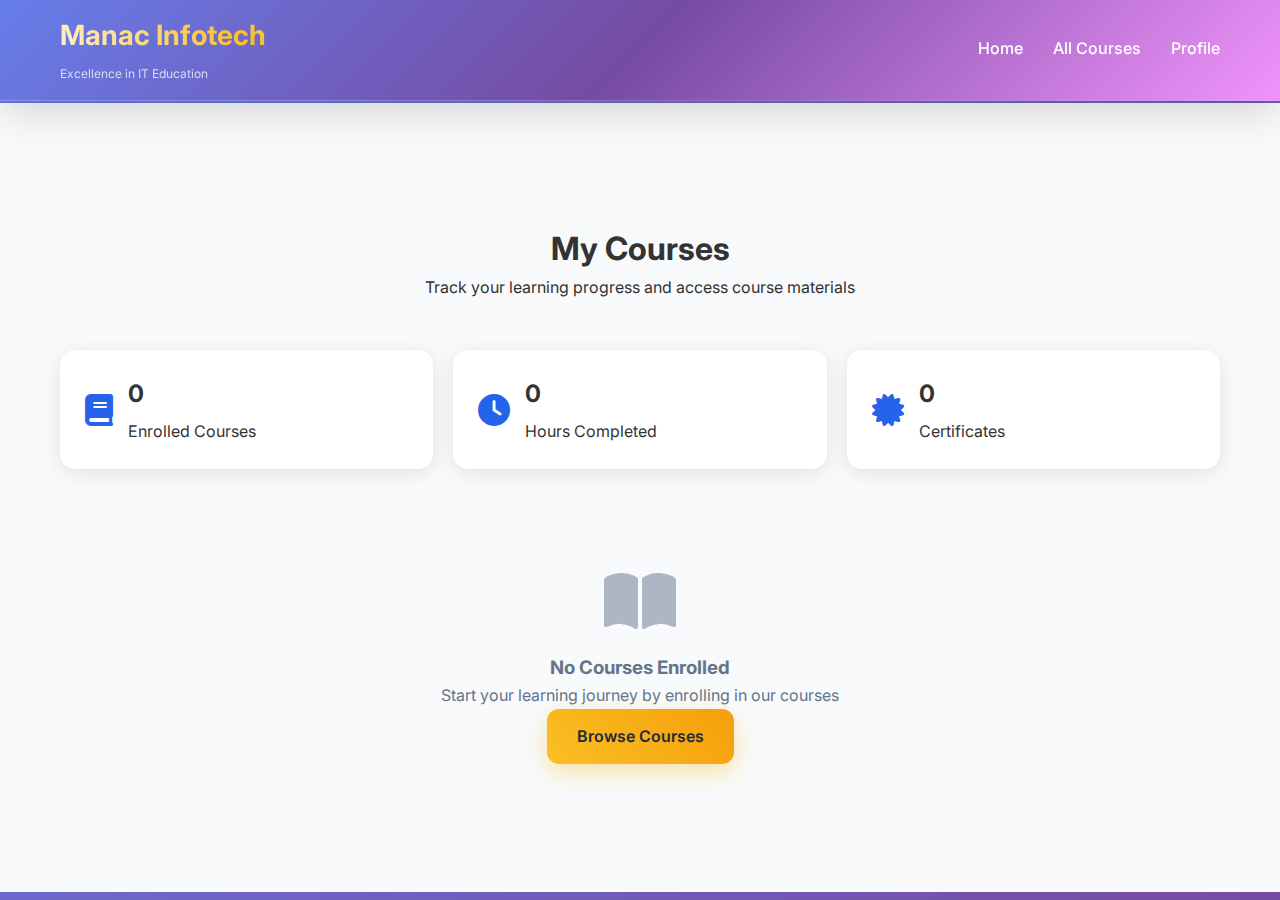
<file: my-courses.html>
<!DOCTYPE html>
<html lang="en">
<head>
    <meta charset="UTF-8">
    <meta name="viewport" content="width=device-width, initial-scale=1.0">
    <title>My Courses - Manac Infotech</title>
    <link rel="stylesheet" href="enhanced-style.css">
    <link href="https://fonts.googleapis.com/css2?family=Inter:wght@300;400;500;600;700&display=swap" rel="stylesheet">
    <link rel="stylesheet" href="https://cdnjs.cloudflare.com/ajax/libs/font-awesome/6.0.0/css/all.min.css">
</head>
<body>
    <header class="header">
        <div class="container">
            <div class="header-content">
                <div class="logo">
                    <h1><a href="index.html" style="text-decoration:none;color:inherit;">Manac Infotech</a></h1>
                    <span>Excellence in IT Education</span>
                </div>
                <nav class="nav">
                    <a href="index.html">Home</a>
                    <a href="courses.html">All Courses</a>
                    <a href="profile.html">Profile</a>
                </nav>
            </div>
        </div>
    </header>

    <main class="my-courses-page">
        <div class="container">
            <div class="page-header">
                <h1>My Courses</h1>
                <p>Track your learning progress and access course materials</p>
            </div>

            <div class="courses-dashboard">
                <div class="dashboard-stats">
                    <div class="stat-card">
                        <i class="fas fa-book"></i>
                        <div>
                            <h3 id="totalCourses">0</h3>
                            <p>Enrolled Courses</p>
                        </div>
                    </div>
                    <div class="stat-card">
                        <i class="fas fa-clock"></i>
                        <div>
                            <h3 id="totalHours">0</h3>
                            <p>Hours Completed</p>
                        </div>
                    </div>
                    <div class="stat-card">
                        <i class="fas fa-certificate"></i>
                        <div>
                            <h3 id="certificates">0</h3>
                            <p>Certificates</p>
                        </div>
                    </div>
                </div>

                <div class="enrolled-courses" id="enrolledCourses">
                    <div class="no-courses" id="noCourses">
                        <i class="fas fa-book-open"></i>
                        <h3>No Courses Enrolled</h3>
                        <p>Start your learning journey by enrolling in our courses</p>
                        <a href="courses.html" class="btn btn-primary">Browse Courses</a>
                    </div>
                </div>
            </div>
        </div>
    </main>

    <script>
        const courseData = {
            java: {
                name: 'Java Full Stack Development',
                duration: '6 Months',
                progress: 65,
                icon: 'fab fa-java',
                modules: 12,
                completed: 8
            },
            python: {
                name: 'Python & Data Science',
                duration: '5 Months',
                progress: 40,
                icon: 'fab fa-python',
                modules: 10,
                completed: 4
            },
            web: {
                name: 'Web Development (MERN)',
                duration: '4 Months',
                progress: 80,
                icon: 'fas fa-code',
                modules: 8,
                completed: 6
            },
            cloud: {
                name: 'Cloud Computing (AWS)',
                duration: '3 Months',
                progress: 25,
                icon: 'fas fa-cloud',
                modules: 6,
                completed: 2
            },
            testing: {
                name: 'Automation Testing',
                duration: '3 Months',
                progress: 90,
                icon: 'fas fa-robot',
                modules: 6,
                completed: 5
            },
            powerbi: {
                name: 'Power BI & Analytics',
                duration: '2 Months',
                progress: 100,
                icon: 'fas fa-chart-bar',
                modules: 4,
                completed: 4
            }
        };

        window.addEventListener('load', () => {
            const enrolledCourses = JSON.parse(localStorage.getItem('enrolledCourses') || '[]');
            const coursesContainer = document.getElementById('enrolledCourses');
            const noCourses = document.getElementById('noCourses');

            if (enrolledCourses.length === 0) {
                noCourses.style.display = 'block';
                return;
            }

            noCourses.style.display = 'none';
            document.getElementById('totalCourses').textContent = enrolledCourses.length;

            let totalHours = 0;
            let certificates = 0;

            enrolledCourses.forEach(courseId => {
                const course = courseData[courseId];
                if (!course) return;

                totalHours += Math.floor(course.progress * 2.5);
                if (course.progress === 100) certificates++;

                const courseCard = document.createElement('div');
                courseCard.className = 'my-course-card';
                courseCard.innerHTML = `
                    <div class="course-header">
                        <div class="course-icon">
                            <i class="${course.icon}"></i>
                        </div>
                        <div class="course-info">
                            <h3>${course.name}</h3>
                            <p>${course.duration} • ${course.completed}/${course.modules} modules completed</p>
                        </div>
                        <div class="course-progress-text">${course.progress}%</div>
                    </div>
                    <div class="progress-bar">
                        <div class="progress-fill" style="width: ${course.progress}%"></div>
                    </div>
                    <div class="course-actions">
                        <button class="btn-small" onclick="continueCourse('${courseId}')">
                            <i class="fas fa-play"></i> Continue Learning
                        </button>
                        <button class="btn-small" onclick="viewMaterials('${courseId}')">
                            <i class="fas fa-folder"></i> Materials
                        </button>
                        ${course.progress === 100 ? '<button class="btn-small" onclick="downloadCertificate(\'' + courseId + '\')"><i class="fas fa-certificate"></i> Certificate</button>' : ''}
                    </div>
                `;
                coursesContainer.appendChild(courseCard);
            });

            document.getElementById('totalHours').textContent = totalHours;
            document.getElementById('certificates').textContent = certificates;
        });

        function continueCourse(courseId) {
            alert(`Continuing ${courseData[courseId].name}. Learning portal will be available soon!`);
        }

        function viewMaterials(courseId) {
            alert(`Viewing materials for ${courseData[courseId].name}. Materials portal coming soon!`);
        }

        function downloadCertificate(courseId) {
            alert(`Downloading certificate for ${courseData[courseId].name}. Certificate will be generated!`);
        }
    </script>
</body>
</html>
</file>
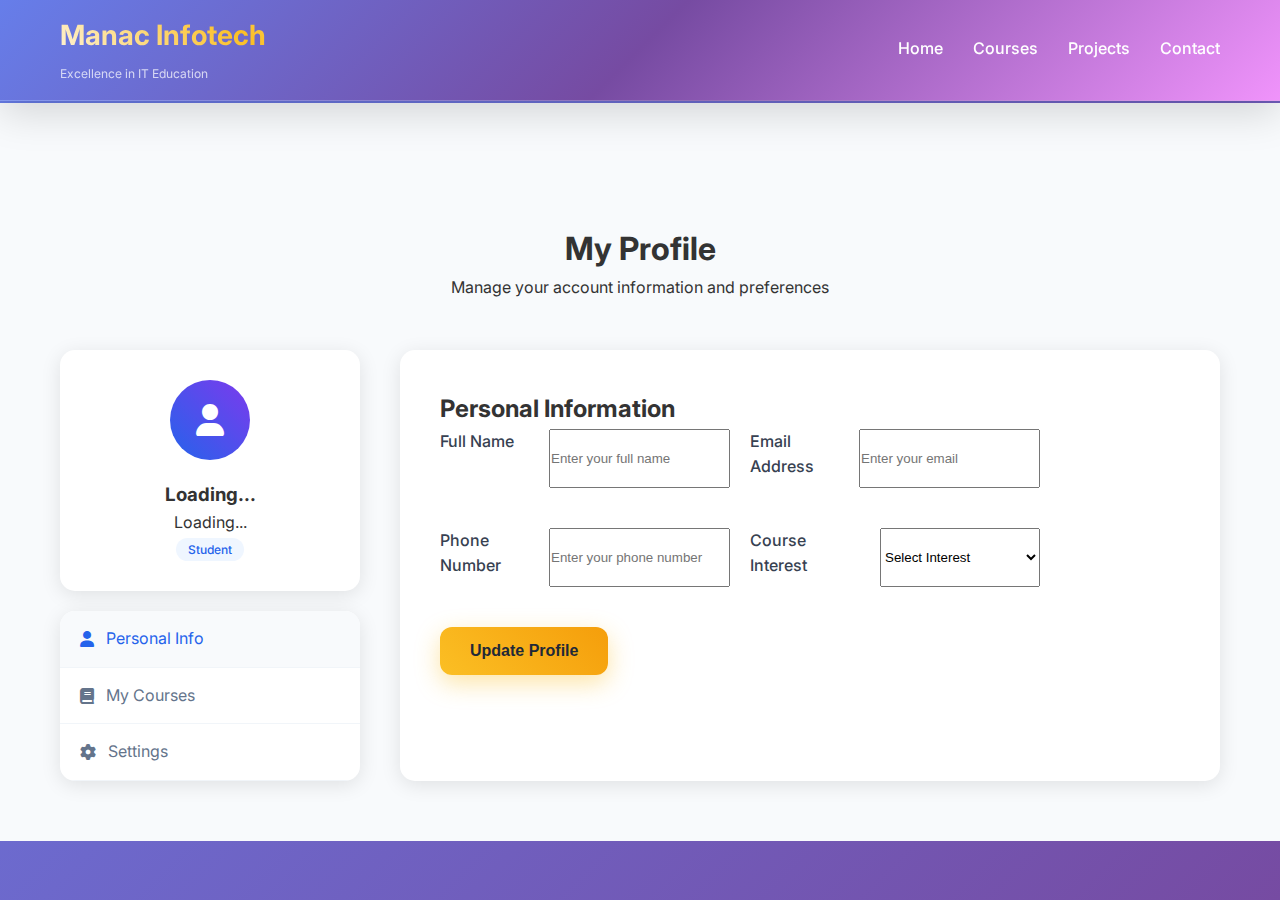
<file: profile.html>
<!DOCTYPE html>
<html lang="en">
<head>
    <meta charset="UTF-8">
    <meta name="viewport" content="width=device-width, initial-scale=1.0">
    <title>My Profile - Manac Infotech</title>
    <link rel="stylesheet" href="enhanced-style.css">
    <link href="https://fonts.googleapis.com/css2?family=Inter:wght@300;400;500;600;700&display=swap" rel="stylesheet">
    <link rel="stylesheet" href="https://cdnjs.cloudflare.com/ajax/libs/font-awesome/6.0.0/css/all.min.css">
</head>
<body>
    <header class="header">
        <div class="container">
            <div class="header-content">
                <div class="logo">
                    <h1><a href="index.html" style="text-decoration:none;color:inherit;">Manac Infotech</a></h1>
                    <span>Excellence in IT Education</span>
                </div>
                <nav class="nav">
                    <a href="index.html">Home</a>
                    <a href="courses.html">Courses</a>
                    <a href="projects.html">Projects</a>
                    <a href="index.html#contact">Contact</a>
                </nav>
            </div>
        </div>
    </header>

    <main class="profile-page">
        <div class="container">
            <div class="profile-header">
                <h1>My Profile</h1>
                <p>Manage your account information and preferences</p>
            </div>
            
            <div class="profile-content">
                <div class="profile-sidebar">
                    <div class="profile-card">
                        <div class="profile-avatar-large">
                            <i class="fas fa-user"></i>
                        </div>
                        <h3 id="profileName">Loading...</h3>
                        <p id="profileEmail">Loading...</p>
                        <span class="profile-badge">Student</span>
                    </div>
                    
                    <nav class="profile-nav">
                        <a href="#" class="nav-item active">
                            <i class="fas fa-user"></i> Personal Info
                        </a>
                        <a href="my-courses.html" class="nav-item">
                            <i class="fas fa-book"></i> My Courses
                        </a>
                        <a href="settings.html" class="nav-item">
                            <i class="fas fa-cog"></i> Settings
                        </a>
                    </nav>
                </div>
                
                <div class="profile-main">
                    <div class="profile-section">
                        <h2>Personal Information</h2>
                        <form class="profile-form">
                            <div class="form-row">
                                <div class="form-group">
                                    <label>Full Name</label>
                                    <input type="text" id="fullName" placeholder="Enter your full name">
                                </div>
                                <div class="form-group">
                                    <label>Email Address</label>
                                    <input type="email" id="email" placeholder="Enter your email" readonly>
                                </div>
                            </div>
                            <div class="form-row">
                                <div class="form-group">
                                    <label>Phone Number</label>
                                    <input type="tel" id="phone" placeholder="Enter your phone number">
                                </div>
                                <div class="form-group">
                                    <label>Course Interest</label>
                                    <select id="interest">
                                        <option value="">Select Interest</option>
                                        <option value="java">Java Full Stack</option>
                                        <option value="python">Python & Data Science</option>
                                        <option value="web">Web Development</option>
                                        <option value="cloud">Cloud Computing</option>
                                        <option value="testing">Automation Testing</option>
                                        <option value="powerbi">Power BI & Analytics</option>
                                    </select>
                                </div>
                            </div>
                            <button type="submit" class="btn btn-primary">Update Profile</button>
                        </form>
                    </div>
                </div>
            </div>
        </div>
    </main>

    <script>
        // Load user data
        window.addEventListener('load', () => {
            const userData = localStorage.getItem('manacUserData');
            const userEmail = localStorage.getItem('manacUser');
            
            if (userData) {
                const data = JSON.parse(userData);
                document.getElementById('profileName').textContent = data.name || 'User';
                document.getElementById('profileEmail').textContent = data.email || userEmail;
                document.getElementById('fullName').value = data.name || '';
                document.getElementById('email').value = data.email || userEmail;
                document.getElementById('phone').value = data.phone || '';
                document.getElementById('interest').value = data.interest || '';
            } else if (userEmail) {
                document.getElementById('profileName').textContent = userEmail.split('@')[0];
                document.getElementById('profileEmail').textContent = userEmail;
                document.getElementById('email').value = userEmail;
            }
        });
        
        // Handle form submission
        document.querySelector('.profile-form').addEventListener('submit', (e) => {
            e.preventDefault();
            const userData = {
                name: document.getElementById('fullName').value,
                email: document.getElementById('email').value,
                phone: document.getElementById('phone').value,
                interest: document.getElementById('interest').value
            };
            localStorage.setItem('manacUserData', JSON.stringify(userData));
            alert('Profile updated successfully!');
        });
    </script>
</body>
</html>
</file>
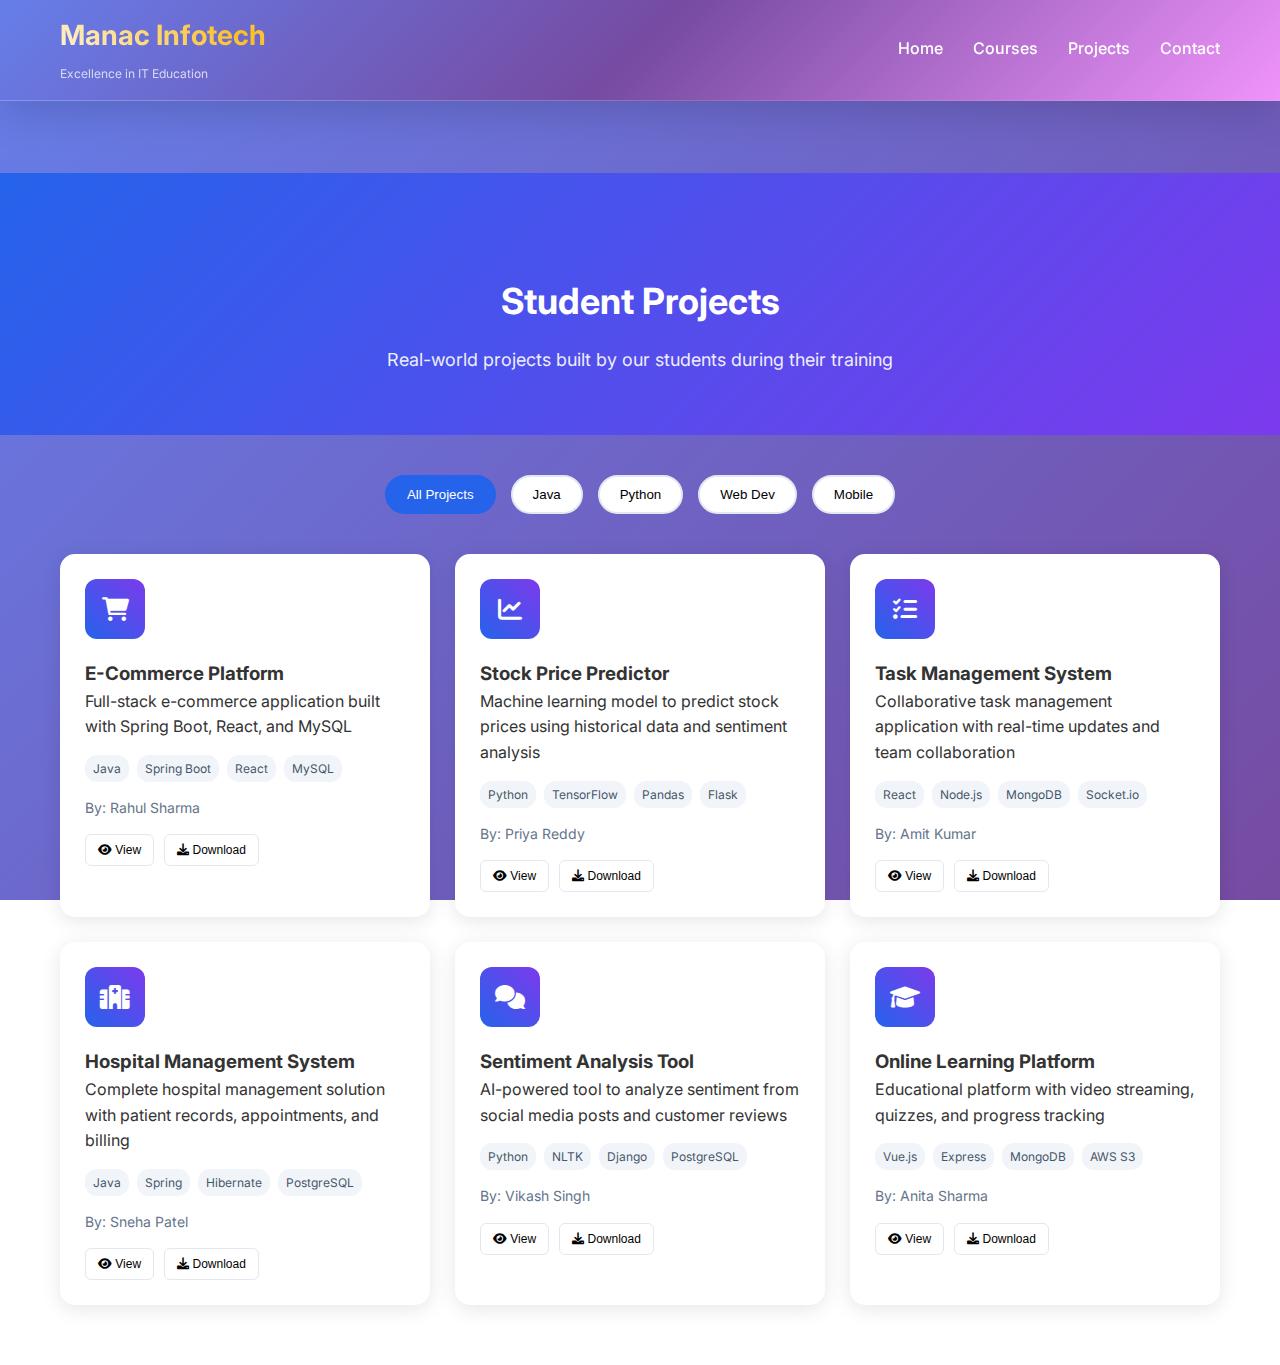
<file: projects.html>
<!DOCTYPE html>
<html lang="en">
<head>
    <meta charset="UTF-8">
    <meta name="viewport" content="width=device-width, initial-scale=1.0">
    <title>Projects - Manac Infotech</title>
    <link rel="stylesheet" href="enhanced-style.css">
    <link href="https://fonts.googleapis.com/css2?family=Inter:wght@300;400;500;600;700&display=swap" rel="stylesheet">
    <link rel="stylesheet" href="https://cdnjs.cloudflare.com/ajax/libs/font-awesome/6.0.0/css/all.min.css">
</head>
<body>
    <header class="header">
        <div class="container">
            <div class="header-content">
                <div class="logo">
                    <h1><a href="index.html" style="text-decoration:none;color:inherit;">Manac Infotech</a></h1>
                    <span>Excellence in IT Education</span>
                </div>
                <nav class="nav">
                    <a href="index.html">Home</a>
                    <a href="courses.html">Courses</a>
                    <a href="#" class="active">Projects</a>
                    <a href="index.html#contact">Contact</a>
                </nav>
                <div class="mobile-menu-btn">
                    <i class="fas fa-bars"></i>
                </div>
            </div>
        </div>
    </header>

    <main class="projects-page">
        <div class="hero-small">
            <div class="container">
                <h1>Student Projects</h1>
                <p>Real-world projects built by our students during their training</p>
            </div>
        </div>

        <div class="container">
            <div class="projects-filter">
                <button class="filter-btn active" data-filter="all">All Projects</button>
                <button class="filter-btn" data-filter="java">Java</button>
                <button class="filter-btn" data-filter="python">Python</button>
                <button class="filter-btn" data-filter="web">Web Dev</button>
                <button class="filter-btn" data-filter="mobile">Mobile</button>
            </div>

            <div class="projects-grid">
                <div class="project-card" data-category="java">
                    <div class="project-image">
                        <i class="fas fa-shopping-cart"></i>
                    </div>
                    <div class="project-content">
                        <h3>E-Commerce Platform</h3>
                        <p>Full-stack e-commerce application built with Spring Boot, React, and MySQL</p>
                        <div class="project-tech">
                            <span>Java</span>
                            <span>Spring Boot</span>
                            <span>React</span>
                            <span>MySQL</span>
                        </div>
                        <div class="project-author">By: Rahul Sharma</div>
                        <div class="project-actions">
                            <button class="btn-small" onclick="viewProject('ecommerce')">
                                <i class="fas fa-eye"></i> View
                            </button>
                            <button class="btn-small" onclick="downloadProject('ecommerce')">
                                <i class="fas fa-download"></i> Download
                            </button>
                        </div>
                    </div>
                </div>

                <div class="project-card" data-category="python">
                    <div class="project-image">
                        <i class="fas fa-chart-line"></i>
                    </div>
                    <div class="project-content">
                        <h3>Stock Price Predictor</h3>
                        <p>Machine learning model to predict stock prices using historical data and sentiment analysis</p>
                        <div class="project-tech">
                            <span>Python</span>
                            <span>TensorFlow</span>
                            <span>Pandas</span>
                            <span>Flask</span>
                        </div>
                        <div class="project-author">By: Priya Reddy</div>
                        <div class="project-actions">
                            <button class="btn-small" onclick="viewProject('stock-predictor')">
                                <i class="fas fa-eye"></i> View
                            </button>
                            <button class="btn-small" onclick="downloadProject('stock-predictor')">
                                <i class="fas fa-download"></i> Download
                            </button>
                        </div>
                    </div>
                </div>

                <div class="project-card" data-category="web">
                    <div class="project-image">
                        <i class="fas fa-tasks"></i>
                    </div>
                    <div class="project-content">
                        <h3>Task Management System</h3>
                        <p>Collaborative task management application with real-time updates and team collaboration</p>
                        <div class="project-tech">
                            <span>React</span>
                            <span>Node.js</span>
                            <span>MongoDB</span>
                            <span>Socket.io</span>
                        </div>
                        <div class="project-author">By: Amit Kumar</div>
                        <div class="project-actions">
                            <button class="btn-small" onclick="viewProject('task-manager')">
                                <i class="fas fa-eye"></i> View
                            </button>
                            <button class="btn-small" onclick="downloadProject('task-manager')">
                                <i class="fas fa-download"></i> Download
                            </button>
                        </div>
                    </div>
                </div>

                <div class="project-card" data-category="java">
                    <div class="project-image">
                        <i class="fas fa-hospital"></i>
                    </div>
                    <div class="project-content">
                        <h3>Hospital Management System</h3>
                        <p>Complete hospital management solution with patient records, appointments, and billing</p>
                        <div class="project-tech">
                            <span>Java</span>
                            <span>Spring</span>
                            <span>Hibernate</span>
                            <span>PostgreSQL</span>
                        </div>
                        <div class="project-author">By: Sneha Patel</div>
                        <div class="project-actions">
                            <button class="btn-small" onclick="viewProject('hospital-mgmt')">
                                <i class="fas fa-eye"></i> View
                            </button>
                            <button class="btn-small" onclick="downloadProject('hospital-mgmt')">
                                <i class="fas fa-download"></i> Download
                            </button>
                        </div>
                    </div>
                </div>

                <div class="project-card" data-category="python">
                    <div class="project-image">
                        <i class="fas fa-comments"></i>
                    </div>
                    <div class="project-content">
                        <h3>Sentiment Analysis Tool</h3>
                        <p>AI-powered tool to analyze sentiment from social media posts and customer reviews</p>
                        <div class="project-tech">
                            <span>Python</span>
                            <span>NLTK</span>
                            <span>Django</span>
                            <span>PostgreSQL</span>
                        </div>
                        <div class="project-author">By: Vikash Singh</div>
                        <div class="project-actions">
                            <button class="btn-small" onclick="viewProject('sentiment-analysis')">
                                <i class="fas fa-eye"></i> View
                            </button>
                            <button class="btn-small" onclick="downloadProject('sentiment-analysis')">
                                <i class="fas fa-download"></i> Download
                            </button>
                        </div>
                    </div>
                </div>

                <div class="project-card" data-category="web">
                    <div class="project-image">
                        <i class="fas fa-graduation-cap"></i>
                    </div>
                    <div class="project-content">
                        <h3>Online Learning Platform</h3>
                        <p>Educational platform with video streaming, quizzes, and progress tracking</p>
                        <div class="project-tech">
                            <span>Vue.js</span>
                            <span>Express</span>
                            <span>MongoDB</span>
                            <span>AWS S3</span>
                        </div>
                        <div class="project-author">By: Anita Sharma</div>
                        <div class="project-actions">
                            <button class="btn-small" onclick="viewProject('learning-platform')">
                                <i class="fas fa-eye"></i> View
                            </button>
                            <button class="btn-small" onclick="downloadProject('learning-platform')">
                                <i class="fas fa-download"></i> Download
                            </button>
                        </div>
                    </div>
                </div>
            </div>
        </div>
    </main>

    <script>
        // Project filtering
        document.querySelectorAll('.filter-btn').forEach(btn => {
            btn.addEventListener('click', () => {
                document.querySelector('.filter-btn.active').classList.remove('active');
                btn.classList.add('active');
                
                const filter = btn.dataset.filter;
                document.querySelectorAll('.project-card').forEach(card => {
                    if (filter === 'all' || card.dataset.category === filter) {
                        card.style.display = 'block';
                    } else {
                        card.style.display = 'none';
                    }
                });
            });
        });

        function viewProject(projectId) {
            alert(`Viewing project: ${projectId}. Demo link will be available soon!`);
        }

        function downloadProject(projectId) {
            alert(`Downloading project: ${projectId}. Source code will be available after enrollment!`);
        }
    </script>
</body>
</html>
</file>
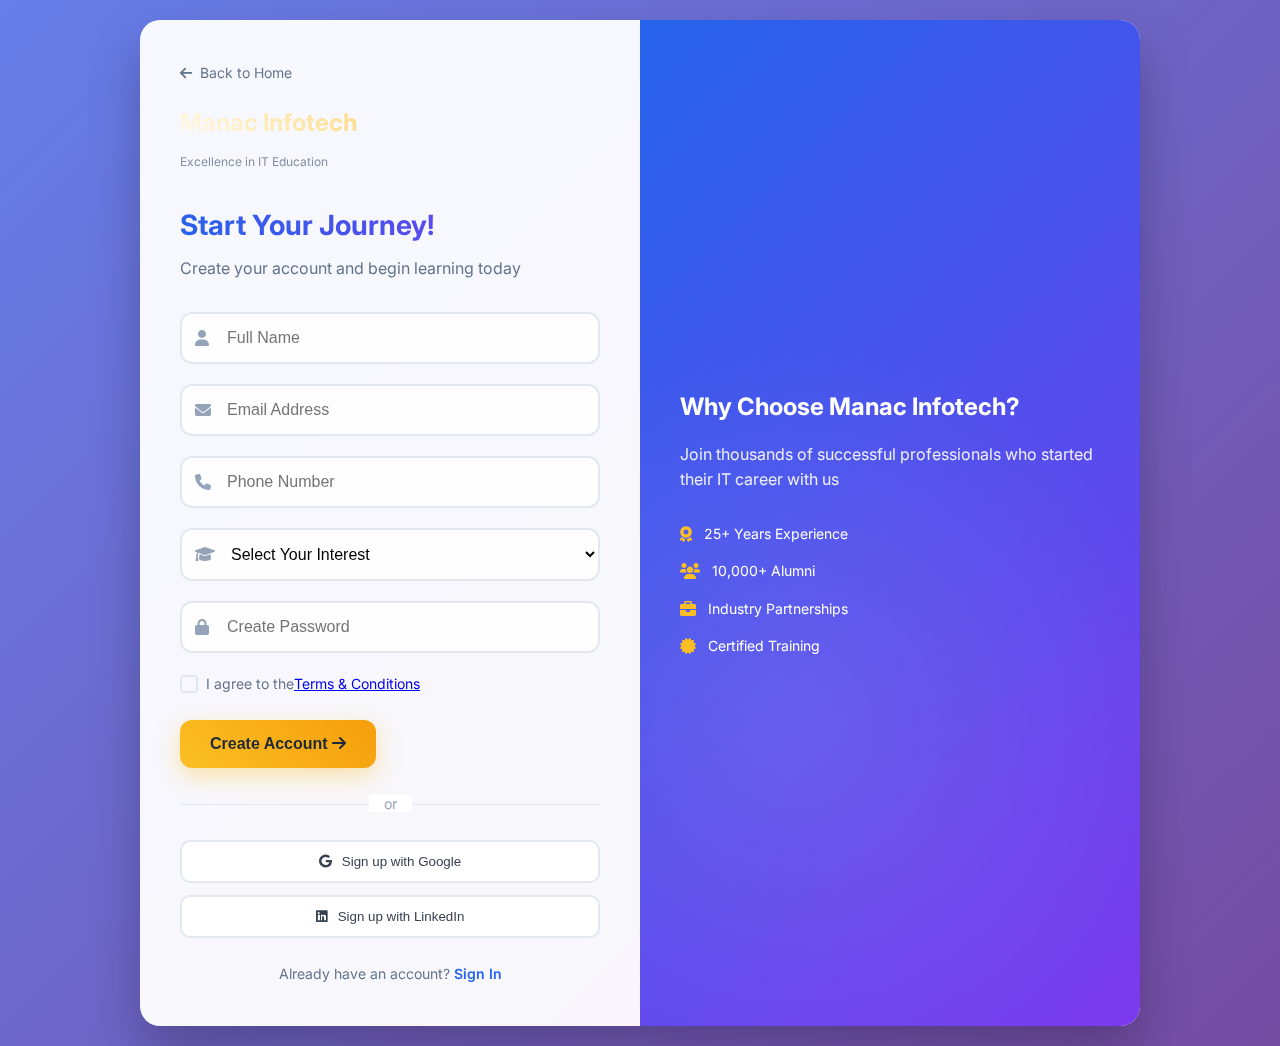
<file: register.html>
<!DOCTYPE html>
<html lang="en">
<head>
    <meta charset="UTF-8">
    <meta name="viewport" content="width=device-width, initial-scale=1.0">
    <title>Register - Manac Infotech</title>
    <link rel="stylesheet" href="enhanced-style.css">
    <link href="https://fonts.googleapis.com/css2?family=Inter:wght@300;400;500;600;700&display=swap" rel="stylesheet">
    <link rel="stylesheet" href="https://cdnjs.cloudflare.com/ajax/libs/font-awesome/6.0.0/css/all.min.css">
</head>
<body class="auth-page">
    <div class="auth-container">
        <div class="auth-card">
            <div class="auth-header">
                <a href="index.html" class="back-btn">
                    <i class="fas fa-arrow-left"></i> Back to Home
                </a>
                <div class="logo">
                    <h1>Manac Infotech</h1>
                    <span>Excellence in IT Education</span>
                </div>
            </div>
            
            <div class="auth-form-container">
                <h2>Start Your Journey!</h2>
                <p class="auth-subtitle">Create your account and begin learning today</p>
                
                <form id="registerForm" onsubmit="handlePageRegister(event)">
                    <div class="input-group">
                        <i class="fas fa-user"></i>
                        <input type="text" placeholder="Full Name" required>
                    </div>
                    <div class="input-group">
                        <i class="fas fa-envelope"></i>
                        <input type="email" placeholder="Email Address" required>
                    </div>
                    <div class="input-group">
                        <i class="fas fa-phone"></i>
                        <input type="tel" placeholder="Phone Number" required>
                    </div>
                    <div class="input-group">
                        <i class="fas fa-graduation-cap"></i>
                        <select required>
                            <option value="">Select Your Interest</option>
                            <option value="java">Java Full Stack Development</option>
                            <option value="python">Python & Data Science</option>
                            <option value="web">Web Development (MERN)</option>
                            <option value="cloud">Cloud Computing (AWS)</option>
                            <option value="testing">Automation Testing</option>
                            <option value="powerbi">Power BI & Analytics</option>
                        </select>
                    </div>
                    <div class="input-group">
                        <i class="fas fa-lock"></i>
                        <input type="password" placeholder="Create Password" required>
                    </div>
                    <div class="form-options">
                        <label class="checkbox">
                            <input type="checkbox" required>
                            <span class="checkmark"></span>
                            I agree to the <a href="#">Terms & Conditions</a>
                        </label>
                    </div>
                    <button type="submit" class="btn btn-primary">
                        <span>Create Account</span>
                        <i class="fas fa-arrow-right"></i>
                    </button>
                </form>
                
                <div class="auth-divider">
                    <span>or</span>
                </div>
                
                <div class="social-login">
                    <button class="social-btn google">
                        <i class="fab fa-google"></i>
                        Sign up with Google
                    </button>
                    <button class="social-btn linkedin">
                        <i class="fab fa-linkedin"></i>
                        Sign up with LinkedIn
                    </button>
                </div>
                
                <p class="auth-switch">
                    Already have an account? <a href="login.html">Sign In</a>
                </p>
            </div>
        </div>
        
        <div class="auth-visual">
            <div class="visual-content">
                <h3>Why Choose Manac Infotech?</h3>
                <p>Join thousands of successful professionals who started their IT career with us</p>
                <div class="features">
                    <div class="feature">
                        <i class="fas fa-award"></i>
                        <span>25+ Years Experience</span>
                    </div>
                    <div class="feature">
                        <i class="fas fa-users"></i>
                        <span>10,000+ Alumni</span>
                    </div>
                    <div class="feature">
                        <i class="fas fa-briefcase"></i>
                        <span>Industry Partnerships</span>
                    </div>
                    <div class="feature">
                        <i class="fas fa-certificate"></i>
                        <span>Certified Training</span>
                    </div>
                </div>
            </div>
        </div>
    </div>
    
    <script>
        function handlePageRegister(event) {
            event.preventDefault();
            const formData = {
                name: event.target.querySelector('input[type="text"]').value,
                email: event.target.querySelector('input[type="email"]').value,
                phone: event.target.querySelector('input[type="tel"]').value,
                interest: event.target.querySelector('select').value
            };
            
            localStorage.setItem('manacUser', formData.email);
            localStorage.setItem('manacUserData', JSON.stringify(formData));
            alert('Registration successful! Welcome to Manac Infotech!');
            window.location.href = 'index.html';
        }
        
        // Add loading animation
        window.addEventListener('load', () => {
            document.body.classList.add('loaded');
        });
    </script>
</body>
</html>
</file>
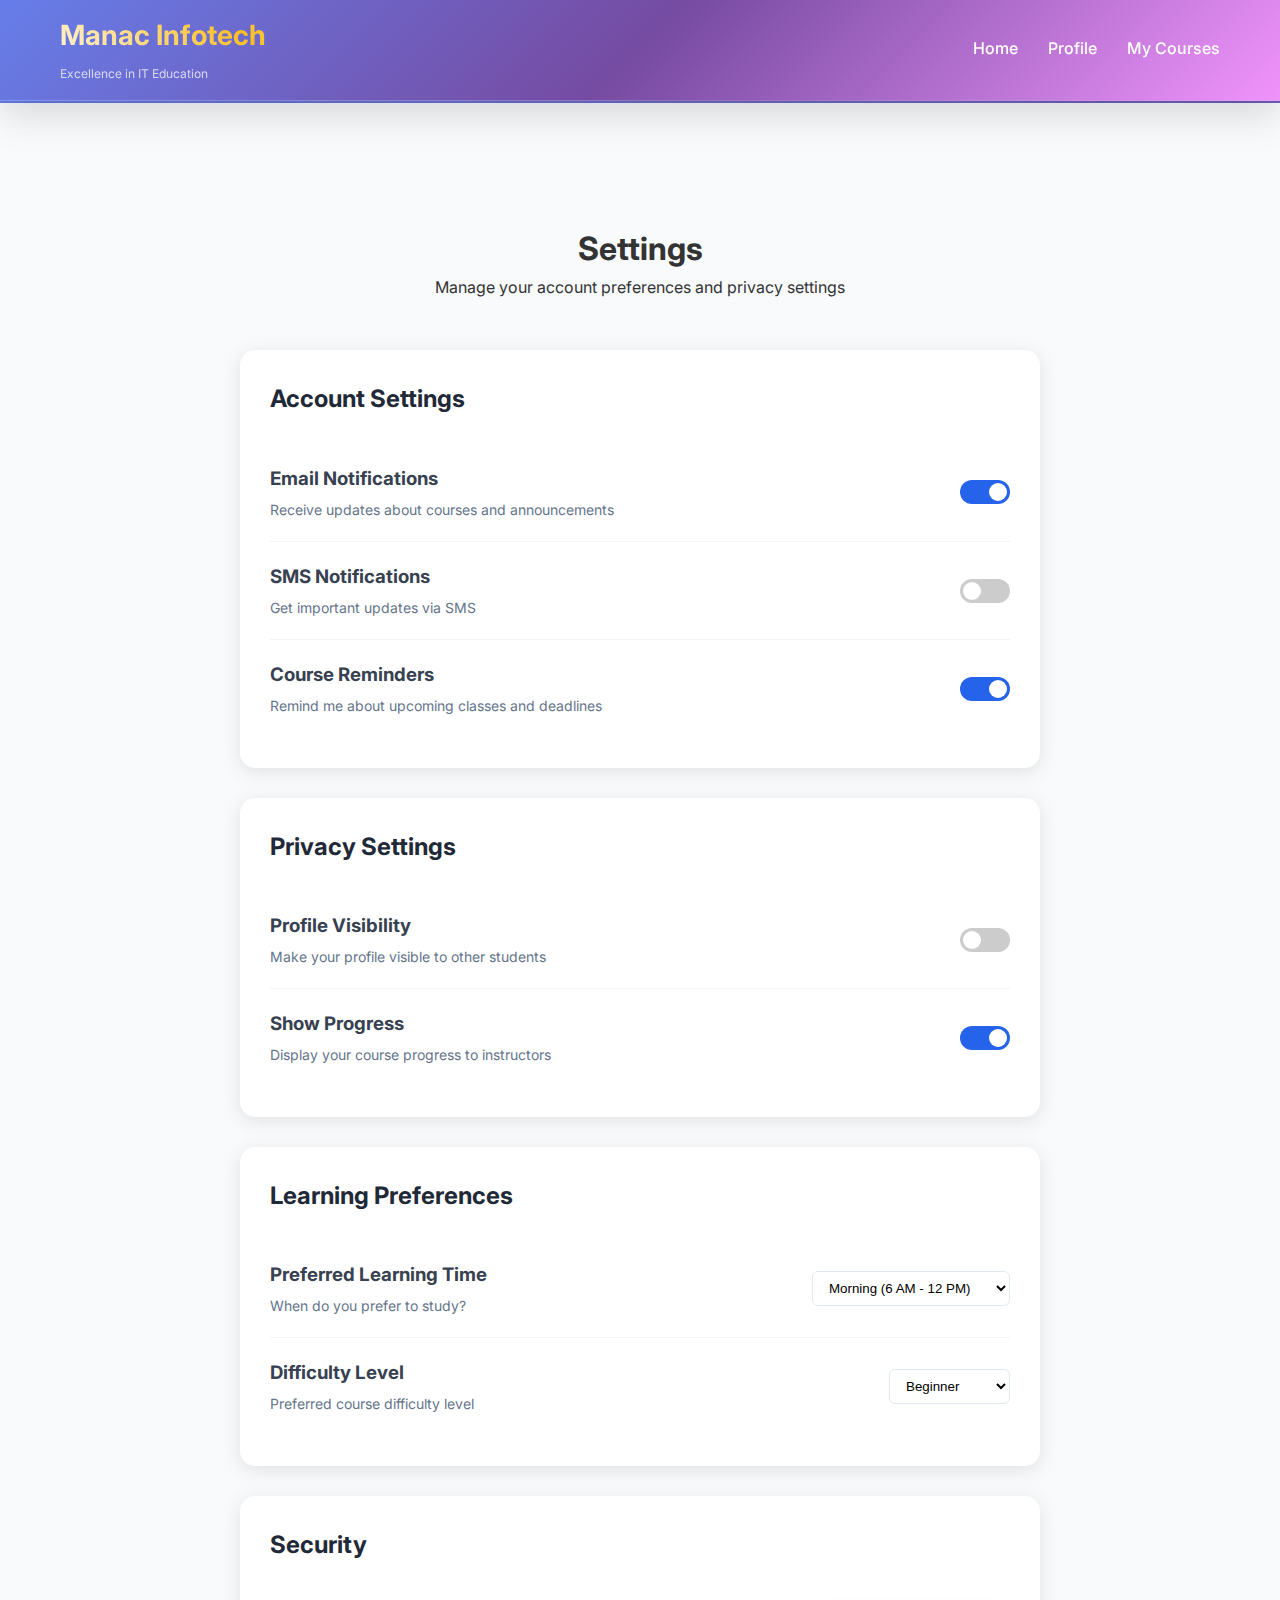
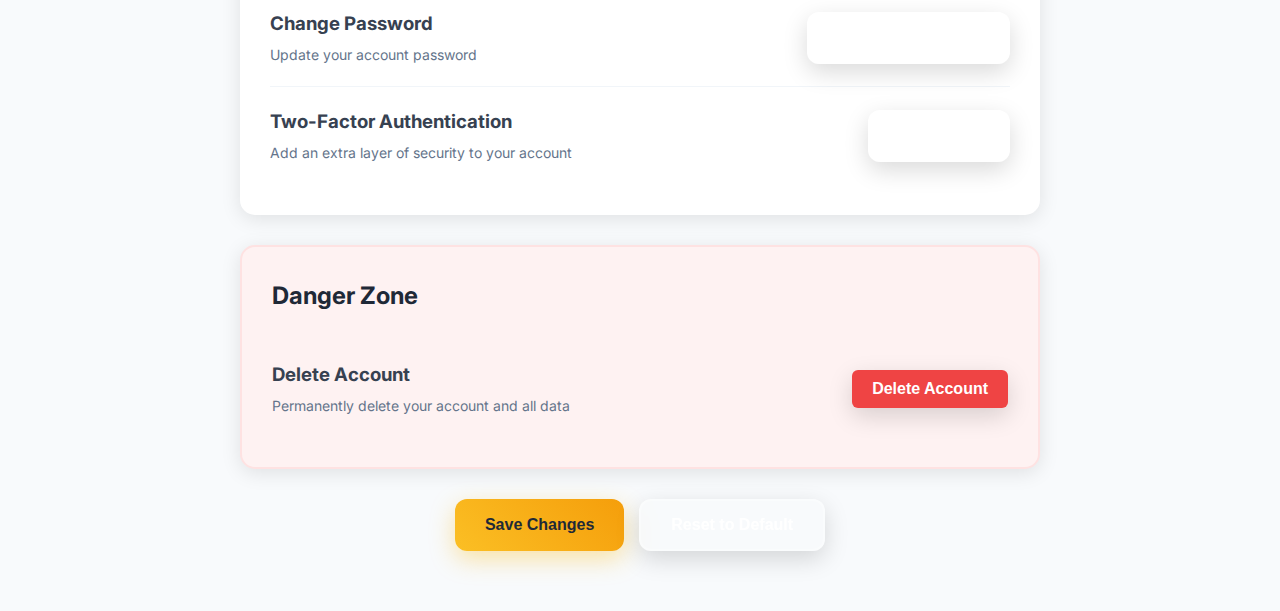
<file: settings.html>
<!DOCTYPE html>
<html lang="en">
<head>
    <meta charset="UTF-8">
    <meta name="viewport" content="width=device-width, initial-scale=1.0">
    <title>Settings - Manac Infotech</title>
    <link rel="stylesheet" href="enhanced-style.css">
    <link href="https://fonts.googleapis.com/css2?family=Inter:wght@300;400;500;600;700&display=swap" rel="stylesheet">
    <link rel="stylesheet" href="https://cdnjs.cloudflare.com/ajax/libs/font-awesome/6.0.0/css/all.min.css">
</head>
<body>
    <header class="header">
        <div class="container">
            <div class="header-content">
                <div class="logo">
                    <h1><a href="index.html" style="text-decoration:none;color:inherit;">Manac Infotech</a></h1>
                    <span>Excellence in IT Education</span>
                </div>
                <nav class="nav">
                    <a href="index.html">Home</a>
                    <a href="profile.html">Profile</a>
                    <a href="my-courses.html">My Courses</a>
                </nav>
            </div>
        </div>
    </header>

    <main class="settings-page">
        <div class="container">
            <div class="page-header">
                <h1>Settings</h1>
                <p>Manage your account preferences and privacy settings</p>
            </div>

            <div class="settings-content">
                <div class="settings-section">
                    <h2>Account Settings</h2>
                    <div class="setting-item">
                        <div class="setting-info">
                            <h3>Email Notifications</h3>
                            <p>Receive updates about courses and announcements</p>
                        </div>
                        <label class="toggle">
                            <input type="checkbox" id="emailNotifications" checked>
                            <span class="slider"></span>
                        </label>
                    </div>
                    <div class="setting-item">
                        <div class="setting-info">
                            <h3>SMS Notifications</h3>
                            <p>Get important updates via SMS</p>
                        </div>
                        <label class="toggle">
                            <input type="checkbox" id="smsNotifications">
                            <span class="slider"></span>
                        </label>
                    </div>
                    <div class="setting-item">
                        <div class="setting-info">
                            <h3>Course Reminders</h3>
                            <p>Remind me about upcoming classes and deadlines</p>
                        </div>
                        <label class="toggle">
                            <input type="checkbox" id="courseReminders" checked>
                            <span class="slider"></span>
                        </label>
                    </div>
                </div>

                <div class="settings-section">
                    <h2>Privacy Settings</h2>
                    <div class="setting-item">
                        <div class="setting-info">
                            <h3>Profile Visibility</h3>
                            <p>Make your profile visible to other students</p>
                        </div>
                        <label class="toggle">
                            <input type="checkbox" id="profileVisibility">
                            <span class="slider"></span>
                        </label>
                    </div>
                    <div class="setting-item">
                        <div class="setting-info">
                            <h3>Show Progress</h3>
                            <p>Display your course progress to instructors</p>
                        </div>
                        <label class="toggle">
                            <input type="checkbox" id="showProgress" checked>
                            <span class="slider"></span>
                        </label>
                    </div>
                </div>

                <div class="settings-section">
                    <h2>Learning Preferences</h2>
                    <div class="setting-item">
                        <div class="setting-info">
                            <h3>Preferred Learning Time</h3>
                            <p>When do you prefer to study?</p>
                        </div>
                        <select id="learningTime" class="setting-select">
                            <option value="morning">Morning (6 AM - 12 PM)</option>
                            <option value="afternoon">Afternoon (12 PM - 6 PM)</option>
                            <option value="evening">Evening (6 PM - 10 PM)</option>
                            <option value="night">Night (10 PM - 6 AM)</option>
                        </select>
                    </div>
                    <div class="setting-item">
                        <div class="setting-info">
                            <h3>Difficulty Level</h3>
                            <p>Preferred course difficulty level</p>
                        </div>
                        <select id="difficultyLevel" class="setting-select">
                            <option value="beginner">Beginner</option>
                            <option value="intermediate">Intermediate</option>
                            <option value="advanced">Advanced</option>
                        </select>
                    </div>
                </div>

                <div class="settings-section">
                    <h2>Security</h2>
                    <div class="setting-item">
                        <div class="setting-info">
                            <h3>Change Password</h3>
                            <p>Update your account password</p>
                        </div>
                        <button class="btn btn-secondary" onclick="changePassword()">Change Password</button>
                    </div>
                    <div class="setting-item">
                        <div class="setting-info">
                            <h3>Two-Factor Authentication</h3>
                            <p>Add an extra layer of security to your account</p>
                        </div>
                        <button class="btn btn-secondary" onclick="setup2FA()">Setup 2FA</button>
                    </div>
                </div>

                <div class="settings-section danger-zone">
                    <h2>Danger Zone</h2>
                    <div class="setting-item">
                        <div class="setting-info">
                            <h3>Delete Account</h3>
                            <p>Permanently delete your account and all data</p>
                        </div>
                        <button class="btn btn-danger" onclick="deleteAccount()">Delete Account</button>
                    </div>
                </div>

                <div class="settings-actions">
                    <button class="btn btn-primary" onclick="saveSettings()">Save Changes</button>
                    <button class="btn btn-secondary" onclick="resetSettings()">Reset to Default</button>
                </div>
            </div>
        </div>
    </main>

    <script>
        // Load saved settings
        window.addEventListener('load', () => {
            const settings = JSON.parse(localStorage.getItem('userSettings') || '{}');
            
            // Apply saved settings
            Object.keys(settings).forEach(key => {
                const element = document.getElementById(key);
                if (element) {
                    if (element.type === 'checkbox') {
                        element.checked = settings[key];
                    } else {
                        element.value = settings[key];
                    }
                }
            });
        });

        function saveSettings() {
            const settings = {
                emailNotifications: document.getElementById('emailNotifications').checked,
                smsNotifications: document.getElementById('smsNotifications').checked,
                courseReminders: document.getElementById('courseReminders').checked,
                profileVisibility: document.getElementById('profileVisibility').checked,
                showProgress: document.getElementById('showProgress').checked,
                learningTime: document.getElementById('learningTime').value,
                difficultyLevel: document.getElementById('difficultyLevel').value
            };
            
            localStorage.setItem('userSettings', JSON.stringify(settings));
            alert('Settings saved successfully!');
        }

        function resetSettings() {
            if (confirm('Are you sure you want to reset all settings to default?')) {
                localStorage.removeItem('userSettings');
                location.reload();
            }
        }

        function changePassword() {
            const newPassword = prompt('Enter new password:');
            if (newPassword) {
                alert('Password changed successfully!');
            }
        }

        function setup2FA() {
            alert('Two-Factor Authentication setup will be available soon!');
        }

        function deleteAccount() {
            if (confirm('Are you sure you want to delete your account? This action cannot be undone.')) {
                if (confirm('This will permanently delete all your data. Are you absolutely sure?')) {
                    localStorage.clear();
                    alert('Account deleted successfully!');
                    window.location.href = 'index.html';
                }
            }
        }
    </script>
</body>
</html>
</file>
<file: enhanced-style.css>
/* Enhanced 3D and Animation Effects */

* {
    margin: 0;
    padding: 0;
    box-sizing: border-box;
}

body {
    font-family: 'Inter', sans-serif;
    line-height: 1.6;
    color: #333;
    background: linear-gradient(135deg, #667eea 0%, #764ba2 100%);
    background-attachment: fixed;
    overflow-x: hidden;
}

.container {
    max-width: 1200px;
    margin: 0 auto;
    padding: 0 20px;
}

/* Advanced Header with Gradient Background */
.header {
    background: linear-gradient(135deg, #667eea 0%, #764ba2 50%, #f093fb 100%);
    backdrop-filter: blur(20px);
    box-shadow: 0 8px 32px rgba(0,0,0,0.1);
    position: fixed;
    top: 0;
    width: 100%;
    z-index: 1000;
    padding: 15px 0;
    border-bottom: 1px solid rgba(255,255,255,0.2);
    transition: all 0.3s cubic-bezier(0.4, 0, 0.2, 1);
    position: relative;
}

.header:hover {
    transform: translateY(-2px);
    box-shadow: 0 12px 40px rgba(0,0,0,0.15);
}

.header-content {
    display: flex;
    justify-content: space-between;
    align-items: center;
}

.logo {
    perspective: 1000px;
}

.logo h1 {
    background: linear-gradient(45deg, #ffffff, #fbbf24, #ffffff);
    background-size: 200% 200%;
    -webkit-background-clip: text;
    -webkit-text-fill-color: transparent;
    background-clip: text;
    font-size: 28px;
    font-weight: 700;
    margin-bottom: 2px;
    animation: gradientShift 3s ease-in-out infinite;
    transform-style: preserve-3d;
    transition: transform 0.3s;
}

.logo h1:hover {
    transform: rotateY(10deg) rotateX(5deg);
}

@keyframes gradientShift {
    0%, 100% { background-position: 0% 50%; }
    50% { background-position: 100% 50%; }
}

.logo span {
    color: rgba(255, 255, 255, 0.9);
    font-size: 12px;
    font-weight: 400;
    opacity: 0.8;
}

.nav {
    display: flex;
    gap: 30px;
}

.nav a {
    color: #ffffff;
    text-decoration: none;
    font-weight: 500;
    position: relative;
    padding: 10px 0;
    transition: all 0.3s cubic-bezier(0.4, 0, 0.2, 1);
    transform-style: preserve-3d;
}

.nav a::before {
    content: '';
    position: absolute;
    bottom: 0;
    left: 0;
    width: 0;
    height: 3px;
    background: linear-gradient(45deg, #2563eb, #7c3aed);
    transition: width 0.3s cubic-bezier(0.4, 0, 0.2, 1);
    border-radius: 2px;
}

.nav a:hover::before {
    width: 100%;
}

.nav a:hover {
    color: #2563eb;
    transform: translateY(-3px) rotateX(10deg);
    text-shadow: 0 4px 8px rgba(37, 99, 235, 0.3);
}

.mobile-menu-btn {
    display: none;
    background: none;
    border: none;
    font-size: 24px;
    color: #334155;
    cursor: pointer;
    transition: transform 0.3s;
}

.mobile-menu-btn:hover {
    transform: scale(1.1) rotate(90deg);
}

/* Auth Buttons */
.auth-buttons {
    display: flex;
    gap: 10px;
    align-items: center;
}

.btn-auth {
    padding: 8px 16px;
    border: none;
    border-radius: 6px;
    font-weight: 500;
    cursor: pointer;
    transition: all 0.3s;
    font-size: 14px;
}

.login-btn {
    background: transparent;
    color: #2563eb;
    border: 1px solid #2563eb;
}

.login-btn:hover {
    background: #2563eb;
    color: white;
}

.register-btn {
    background: #2563eb;
    color: white;
}

.register-btn:hover {
    background: #1d4ed8;
    transform: translateY(-2px);
}

/* Enhanced Modal Styles */
.modal {
    display: none;
    position: fixed;
    z-index: 2000;
    left: 0;
    top: 0;
    width: 100%;
    height: 100%;
    background: rgba(0,0,0,0.7);
    backdrop-filter: blur(10px);
    animation: fadeIn 0.3s ease-out;
}

@keyframes fadeIn {
    from { opacity: 0; }
    to { opacity: 1; }
}

.modal-content {
    background: linear-gradient(135deg, #ffffff 0%, #f8fafc 100%);
    margin: 5% auto;
    padding: 0;
    border-radius: 20px;
    width: 90%;
    max-width: 450px;
    position: relative;
    animation: modalSlideIn 0.4s cubic-bezier(0.4, 0, 0.2, 1);
    box-shadow: 0 25px 50px rgba(0,0,0,0.25);
    border: 1px solid rgba(255,255,255,0.2);
    overflow: hidden;
}

@keyframes modalSlideIn {
    from { 
        transform: translateY(-100px) scale(0.8); 
        opacity: 0; 
    }
    to { 
        transform: translateY(0) scale(1); 
        opacity: 1; 
    }
}

.close {
    position: absolute;
    right: 20px;
    top: 20px;
    font-size: 28px;
    cursor: pointer;
    color: #64748b;
    z-index: 10;
    width: 35px;
    height: 35px;
    display: flex;
    align-items: center;
    justify-content: center;
    border-radius: 50%;
    transition: all 0.3s;
    background: rgba(255,255,255,0.8);
    backdrop-filter: blur(5px);
}

.close:hover {
    color: #ef4444;
    background: rgba(239, 68, 68, 0.1);
    transform: rotate(90deg) scale(1.1);
}

.auth-form {
    padding: 50px 40px;
    position: relative;
}

.auth-form::before {
    content: '';
    position: absolute;
    top: 0;
    left: 0;
    right: 0;
    height: 5px;
    background: linear-gradient(90deg, #2563eb, #7c3aed, #db2777, #f59e0b);
    background-size: 300% 100%;
    animation: gradientMove 3s ease infinite;
}

@keyframes gradientMove {
    0%, 100% { background-position: 0% 50%; }
    50% { background-position: 100% 50%; }
}

.auth-form h2 {
    text-align: center;
    margin-bottom: 35px;
    color: #1f2937;
    font-size: 28px;
    font-weight: 700;
    background: linear-gradient(45deg, #2563eb, #7c3aed);
    -webkit-background-clip: text;
    -webkit-text-fill-color: transparent;
    background-clip: text;
}

.auth-form input,
.auth-form select {
    width: 100%;
    padding: 15px 20px;
    margin-bottom: 20px;
    border: 2px solid #e2e8f0;
    border-radius: 12px;
    font-size: 16px;
    transition: all 0.3s cubic-bezier(0.4, 0, 0.2, 1);
    background: rgba(255,255,255,0.8);
    backdrop-filter: blur(5px);
}

.auth-form input:focus,
.auth-form select:focus {
    outline: none;
    border-color: #2563eb;
    box-shadow: 0 0 0 3px rgba(37, 99, 235, 0.1), 0 10px 25px rgba(37, 99, 235, 0.1);
    transform: translateY(-2px);
    background: rgba(255,255,255,0.95);
}

.auth-form input::placeholder {
    color: #94a3b8;
    font-weight: 400;
}

.auth-form button {
    width: 100%;
    margin-top: 15px;
    padding: 15px;
    font-size: 16px;
    font-weight: 600;
    border-radius: 12px;
    background: linear-gradient(45deg, #2563eb, #7c3aed);
    border: none;
    color: white;
    cursor: pointer;
    transition: all 0.3s cubic-bezier(0.4, 0, 0.2, 1);
    position: relative;
    overflow: hidden;
}

.auth-form button::before {
    content: '';
    position: absolute;
    top: 0;
    left: -100%;
    width: 100%;
    height: 100%;
    background: linear-gradient(90deg, transparent, rgba(255,255,255,0.3), transparent);
    transition: left 0.6s;
}

.auth-form button:hover::before {
    left: 100%;
}

.auth-form button:hover {
    transform: translateY(-3px);
    box-shadow: 0 15px 35px rgba(37, 99, 235, 0.4);
    background: linear-gradient(45deg, #1d4ed8, #6d28d9);
}

.auth-form button:active {
    transform: translateY(-1px);
}

.auth-form p {
    text-align: center;
    margin-top: 25px;
    color: #64748b;
    font-size: 14px;
}

.auth-form a {
    color: #2563eb;
    text-decoration: none;
    font-weight: 600;
    transition: all 0.3s;
    position: relative;
}

.auth-form a::after {
    content: '';
    position: absolute;
    bottom: -2px;
    left: 0;
    width: 0;
    height: 2px;
    background: linear-gradient(45deg, #2563eb, #7c3aed);
    transition: width 0.3s;
}

.auth-form a:hover::after {
    width: 100%;
}

.auth-form a:hover {
    color: #7c3aed;
}

/* Form Animation */
.auth-form input,
.auth-form select,
.auth-form button {
    animation: slideInUp 0.6s ease-out;
    animation-fill-mode: both;
}

.auth-form input:nth-child(1) { animation-delay: 0.1s; }
.auth-form input:nth-child(2) { animation-delay: 0.2s; }
.auth-form input:nth-child(3) { animation-delay: 0.3s; }
.auth-form select { animation-delay: 0.4s; }
.auth-form button { animation-delay: 0.5s; }

@keyframes slideInUp {
    from {
        opacity: 0;
        transform: translateY(20px);
    }
    to {
        opacity: 1;
        transform: translateY(0);
    }
}

/* User Profile Styles */
.user-profile {
    display: flex;
    align-items: center;
    gap: 10px;
    position: relative;
    z-index: 1;
}

.profile-info {
    display: flex;
    align-items: center;
    gap: 12px;
    padding: 8px 15px;
    background: rgba(37, 99, 235, 0.1);
    border-radius: 25px;
    border: 1px solid rgba(37, 99, 235, 0.2);
}

.profile-avatar {
    width: 35px;
    height: 35px;
    background: linear-gradient(45deg, #2563eb, #7c3aed);
    border-radius: 50%;
    display: flex;
    align-items: center;
    justify-content: center;
    color: white;
    font-size: 16px;
}

.profile-details {
    display: flex;
    flex-direction: column;
    line-height: 1.2;
}

.welcome-text {
    font-size: 12px;
    color: #64748b;
    font-weight: 400;
}

.user-name {
    font-size: 14px;
    color: #1f2937;
    font-weight: 600;
}

.profile-btn {
    background: none;
    border: none;
    color: #64748b;
    cursor: pointer;
    padding: 8px;
    border-radius: 50%;
    transition: all 0.3s;
    display: flex;
    align-items: center;
    justify-content: center;
}

.profile-btn:hover {
    background: rgba(37, 99, 235, 0.1);
    color: #2563eb;
    transform: rotate(180deg);
}

.dropdown-menu {
    position: absolute;
    top: 100%;
    right: 0;
    background: white;
    border-radius: 12px;
    box-shadow: 0 10px 30px rgba(0,0,0,0.15);
    border: 1px solid #e2e8f0;
    min-width: 200px;
    opacity: 0;
    visibility: hidden;
    transform: translateY(-10px);
    transition: all 0.3s cubic-bezier(0.4, 0, 0.2, 1);
    z-index: 3000;
    margin-top: 10px;
}

.dropdown-menu.show {
    opacity: 1;
    visibility: visible;
    transform: translateY(0);
}

.dropdown-item {
    display: flex;
    align-items: center;
    gap: 12px;
    padding: 12px 16px;
    color: #374151;
    text-decoration: none;
    font-size: 14px;
    transition: all 0.3s;
    border-radius: 8px;
    margin: 4px;
}

.dropdown-item:hover {
    background: #f8fafc;
    color: #2563eb;
    transform: translateX(5px);
}

.dropdown-item i {
    width: 16px;
    color: #64748b;
}

.dropdown-item:hover i {
    color: #2563eb;
}

.dropdown-divider {
    height: 1px;
    background: #e2e8f0;
    margin: 8px 12px;
}

/* Animation for profile appearance */
.user-profile {
    animation: profileSlideIn 0.5s ease-out;
}

@keyframes profileSlideIn {
    from {
        opacity: 0;
        transform: translateX(20px);
    }
    to {
        opacity: 1;
        transform: translateX(0);
    }
}
.recommendation-popup {
    display: none;
    position: fixed;
    bottom: 20px;
    right: 20px;
    z-index: 1500;
    animation: slideInRight 0.5s ease-out;
}

@keyframes slideInRight {
    from { transform: translateX(100%); }
    to { transform: translateX(0); }
}

.popup-content {
    background: linear-gradient(45deg, #2563eb, #7c3aed);
    color: white;
    padding: 20px;
    border-radius: 15px;
    max-width: 300px;
    box-shadow: 0 10px 30px rgba(0,0,0,0.3);
    position: relative;
}

.popup-content .close {
    color: white;
    top: 10px;
    right: 15px;
}

.popup-content h3 {
    margin-bottom: 10px;
    font-size: 18px;
}

.popup-content p {
    margin-bottom: 15px;
    font-size: 14px;
    opacity: 0.9;
}

.popup-content .btn {
    font-size: 14px;
    padding: 8px 16px;
}

/* Enhanced Hero Section with 3D Effects */
.hero {
    background: linear-gradient(135deg, #667eea 0%, #764ba2 50%, #f093fb 100%);
    background-size: 400% 400%;
    animation: gradientAnimation 8s ease infinite;
    color: white;
    padding: 140px 0 100px;
    text-align: center;
    margin-top: 70px;
    position: relative;
    overflow: hidden;
}

@keyframes gradientAnimation {
    0% { background-position: 0% 50%; }
    50% { background-position: 100% 50%; }
    100% { background-position: 0% 50%; }
}

.hero::before {
    content: '';
    position: absolute;
    top: 0;
    left: 0;
    right: 0;
    bottom: 0;
    background: radial-gradient(circle at 20% 80%, rgba(120, 119, 198, 0.3) 0%, transparent 50%),
                radial-gradient(circle at 80% 20%, rgba(255, 119, 198, 0.3) 0%, transparent 50%);
    animation: float 20s ease-in-out infinite;
}

@keyframes float {
    0%, 100% { transform: translateY(0px) rotate(0deg); }
    33% { transform: translateY(-30px) rotate(120deg); }
    66% { transform: translateY(30px) rotate(240deg); }
}

.hero-content {
    position: relative;
    z-index: 2;
    perspective: 1000px;
}

.hero-content h2 {
    font-size: 36px;
    font-weight: 700;
    margin-bottom: 20px;
    line-height: 1.2;
    transform-style: preserve-3d;
    animation: heroTextAnimation 2s ease-out;
    overflow: visible;
    white-space: nowrap;
    width: 100%;
}

@keyframes heroTextAnimation {
    0% {
        opacity: 0;
        transform: translateY(50px) rotateX(90deg);
    }
    100% {
        opacity: 1;
        transform: translateY(0) rotateX(0deg);
    }
}

.highlight {
    background: linear-gradient(45deg, #fbbf24, #f59e0b, #d97706);
    -webkit-background-clip: text;
    -webkit-text-fill-color: transparent;
    background-clip: text;
    position: relative;
    display: inline-block;
    animation: glow 2s ease-in-out infinite alternate;
}

@keyframes glow {
    from {
        filter: drop-shadow(0 0 20px rgba(251, 191, 36, 0.5));
    }
    to {
        filter: drop-shadow(0 0 30px rgba(251, 191, 36, 0.8));
    }
}

.hero-content p {
    font-size: 20px;
    margin-bottom: 15px;
    opacity: 0.9;
    animation: fadeInUp 1s ease-out 0.5s both;
}

@keyframes fadeInUp {
    from {
        opacity: 0;
        transform: translateY(30px);
    }
    to {
        opacity: 1;
        transform: translateY(0);
    }
}

.hero-subtitle {
    font-size: 16px !important;
    margin-bottom: 40px !important;
    animation: fadeInUp 1s ease-out 1s both;
}

.hero-buttons {
    display: flex;
    gap: 20px;
    justify-content: center;
    flex-wrap: wrap;
    animation: fadeInUp 1s ease-out 1.5s both;
}

/* Enhanced 3D Buttons */
.btn {
    display: inline-block;
    padding: 15px 30px;
    border-radius: 12px;
    text-decoration: none;
    font-weight: 600;
    transition: all 0.4s cubic-bezier(0.4, 0, 0.2, 1);
    border: none;
    cursor: pointer;
    font-size: 16px;
    position: relative;
    overflow: hidden;
    transform-style: preserve-3d;
    box-shadow: 0 8px 25px rgba(0,0,0,0.15);
}

.btn::before {
    content: '';
    position: absolute;
    top: 0;
    left: -100%;
    width: 100%;
    height: 100%;
    background: linear-gradient(90deg, transparent, rgba(255,255,255,0.3), transparent);
    transition: left 0.6s;
}

.btn:hover::before {
    left: 100%;
}

.btn-primary {
    background: linear-gradient(45deg, #fbbf24, #f59e0b);
    color: #1f2937;
    box-shadow: 0 8px 25px rgba(251, 191, 36, 0.4);
}

.btn-primary:hover {
    transform: translateY(-5px) rotateX(10deg);
    box-shadow: 0 15px 35px rgba(251, 191, 36, 0.6);
    background: linear-gradient(45deg, #f59e0b, #d97706);
}

.btn-secondary {
    background: rgba(255, 255, 255, 0.1);
    color: white;
    border: 2px solid rgba(255, 255, 255, 0.3);
    backdrop-filter: blur(10px);
}

.btn-secondary:hover {
    background: rgba(255, 255, 255, 0.2);
    transform: translateY(-5px) rotateX(10deg);
    box-shadow: 0 15px 35px rgba(255, 255, 255, 0.2);
    border-color: rgba(255, 255, 255, 0.5);
}

/* Section Headers with 3D Effects */
.section-header {
    text-align: center;
    margin-bottom: 60px;
    perspective: 1000px;
}

.section-header h2 {
    font-size: 36px;
    font-weight: 700;
    color: #1f2937;
    margin-bottom: 15px;
    transform-style: preserve-3d;
    transition: transform 0.3s;
    background: linear-gradient(45deg, #1f2937, #374151);
    -webkit-background-clip: text;
    -webkit-text-fill-color: transparent;
    background-clip: text;
}

.section-header h2:hover {
    transform: rotateY(5deg) rotateX(5deg);
}

.section-header p {
    font-size: 18px;
    color: #64748b;
    animation: fadeInUp 1s ease-out 0.3s both;
}

/* About Section with 3D Cards */
.about {
    padding: 100px 0;
    background: rgba(248, 250, 252, 0.8);
    backdrop-filter: blur(10px);
}

.about-text p {
    font-size: 18px;
    color: #475569;
    margin-bottom: 40px;
    text-align: center;
    max-width: 800px;
    margin-left: auto;
    margin-right: auto;
    animation: fadeInUp 1s ease-out both;
}

.stats {
    display: grid;
    grid-template-columns: repeat(auto-fit, minmax(200px, 1fr));
    gap: 40px;
    margin-top: 60px;
}

.stat {
    text-align: center;
    background: rgba(255, 255, 255, 0.9);
    padding: 30px 20px;
    border-radius: 15px;
    box-shadow: 0 10px 30px rgba(0,0,0,0.1);
    transition: all 0.4s cubic-bezier(0.4, 0, 0.2, 1);
    transform-style: preserve-3d;
    backdrop-filter: blur(10px);
}

.stat:hover {
    transform: translateY(-10px) rotateX(5deg) rotateY(5deg);
    box-shadow: 0 20px 40px rgba(0,0,0,0.15);
}

.stat i {
    font-size: 32px;
    color: #2563eb;
    margin-bottom: 15px;
    display: block;
}

.stat h3 {
    font-size: 48px;
    font-weight: 700;
    background: linear-gradient(45deg, #2563eb, #7c3aed);
    -webkit-background-clip: text;
    -webkit-text-fill-color: transparent;
    background-clip: text;
    margin-bottom: 10px;
    animation: countUp 2s ease-out;
}

@keyframes countUp {
    from { transform: scale(0); }
    to { transform: scale(1); }
}

.stat p {
    font-size: 16px;
    color: #64748b;
    font-weight: 500;
}

/* Enhanced Course Cards with 3D Effects */
.courses {
    padding: 100px 0;
    background: rgba(255, 255, 255, 0.1);
}

.courses-grid {
    display: grid;
    grid-template-columns: repeat(auto-fit, minmax(350px, 1fr));
    gap: 30px;
}

.course-card {
    background: rgba(255, 255, 255, 0.95);
    padding: 40px 30px;
    border-radius: 20px;
    box-shadow: 0 15px 35px rgba(0,0,0,0.1);
    transition: all 0.5s cubic-bezier(0.4, 0, 0.2, 1);
    border: 1px solid rgba(255,255,255,0.2);
    transform-style: preserve-3d;
    position: relative;
    overflow: hidden;
    backdrop-filter: blur(10px);
}

.course-card::before {
    content: '';
    position: absolute;
    top: 0;
    left: 0;
    width: 100%;
    height: 100%;
    background: linear-gradient(45deg, rgba(37, 99, 235, 0.05), rgba(124, 58, 237, 0.05));
    opacity: 0;
    transition: opacity 0.3s;
}

.course-card:hover::before {
    opacity: 1;
}

.course-card:hover {
    transform: translateY(-15px) rotateX(5deg) rotateY(5deg);
    box-shadow: 0 25px 50px rgba(0,0,0,0.2);
}

.course-icon {
    font-size: 36px;
    margin-bottom: 20px;
    animation: bounce 2s ease-in-out infinite;
    display: block;
    text-align: center;
    height: 50px;
    line-height: 50px;
}

.course-icon .fa-java {
    color: #f89820 !important;
}

.course-icon .fa-python {
    color: #3776ab !important;
}

.course-icon .fa-code {
    color: #61dafb !important;
}

.course-icon .fa-cloud {
    color: #ff9900 !important;
}

.course-icon .fa-robot {
    color: #43b02a !important;
}

.course-icon .fa-chart-bar {
    color: #f2c811 !important;
}

@keyframes bounce {
    0%, 20%, 50%, 80%, 100% { transform: translateY(0); }
    40% { transform: translateY(-10px); }
    60% { transform: translateY(-5px); }
}

.course-card h3 {
    font-size: 24px;
    font-weight: 600;
    color: #1f2937;
    margin-bottom: 15px;
    transition: color 0.3s;
}

.course-card:hover h3 {
    color: #2563eb;
}

.course-card p {
    color: #64748b;
    margin-bottom: 20px;
    line-height: 1.6;
}

.course-features {
    display: flex;
    gap: 15px;
    flex-wrap: wrap;
}

.course-features span {
    background: linear-gradient(45deg, #eff6ff, #dbeafe);
    color: #2563eb;
    padding: 8px 16px;
    border-radius: 25px;
    font-size: 14px;
    font-weight: 500;
    border: 1px solid rgba(37, 99, 235, 0.2);
    transition: all 0.3s;
}

.course-features span:hover {
    background: linear-gradient(45deg, #2563eb, #1d4ed8);
    color: white;
    transform: scale(1.05);
}

/* Enhanced Service Cards */
.services {
    padding: 100px 0;
    background: rgba(248, 250, 252, 0.8);
    backdrop-filter: blur(10px);
}

.services-grid {
    display: grid;
    grid-template-columns: repeat(auto-fit, minmax(300px, 1fr));
    gap: 30px;
}

.service-card {
    background: rgba(255, 255, 255, 0.95);
    padding: 40px 30px;
    border-radius: 20px;
    text-align: center;
    box-shadow: 0 15px 35px rgba(0,0,0,0.1);
    transition: all 0.5s cubic-bezier(0.4, 0, 0.2, 1);
    transform-style: preserve-3d;
    position: relative;
    overflow: hidden;
    backdrop-filter: blur(10px);
}

.service-card::after {
    content: '';
    position: absolute;
    top: 0;
    left: 0;
    width: 100%;
    height: 100%;
    background: linear-gradient(135deg, rgba(37, 99, 235, 0.1), rgba(124, 58, 237, 0.1));
    opacity: 0;
    transition: opacity 0.3s;
}

.service-card:hover::after {
    opacity: 1;
}

.service-card:hover {
    transform: translateY(-15px) rotateX(10deg);
    box-shadow: 0 25px 50px rgba(0,0,0,0.2);
}

.service-card i {
    font-size: 48px;
    background: linear-gradient(45deg, #2563eb, #7c3aed);
    -webkit-background-clip: text;
    -webkit-text-fill-color: transparent;
    background-clip: text;
    margin-bottom: 20px;
    animation: pulse 2s ease-in-out infinite;
    position: relative;
    z-index: 1;
}

@keyframes pulse {
    0%, 100% { transform: scale(1); }
    50% { transform: scale(1.1); }
}

.service-card h3 {
    font-size: 20px;
    font-weight: 600;
    color: #1f2937;
    margin-bottom: 15px;
    position: relative;
    z-index: 1;
}

.service-card p {
    color: #64748b;
    line-height: 1.6;
    position: relative;
    z-index: 1;
}

/* Enhanced Testimonials */
.testimonials {
    padding: 100px 0;
    background: rgba(255, 255, 255, 0.1);
}

.testimonials-grid {
    display: grid;
    grid-template-columns: repeat(auto-fit, minmax(300px, 1fr));
    gap: 30px;
}

.testimonial-card {
    background: rgba(255, 255, 255, 0.95);
    padding: 30px;
    border-radius: 20px;
    box-shadow: 0 15px 35px rgba(0,0,0,0.1);
    border-left: 5px solid transparent;
    border-image: linear-gradient(45deg, #2563eb, #7c3aed) 1;
    transition: all 0.4s cubic-bezier(0.4, 0, 0.2, 1);
    transform-style: preserve-3d;
    backdrop-filter: blur(10px);
}

.testimonial-card:hover {
    transform: translateY(-10px) rotateX(5deg);
    box-shadow: 0 25px 50px rgba(0,0,0,0.15);
}

.testimonial-content p {
    color: #475569;
    font-style: italic;
    margin-bottom: 20px;
    line-height: 1.6;
    position: relative;
}

.testimonial-content p::before {
    content: '"';
    font-size: 60px;
    color: #2563eb;
    position: absolute;
    top: -20px;
    left: -20px;
    opacity: 0.3;
}

.testimonial-author h4 {
    color: #1f2937;
    font-weight: 600;
    margin-bottom: 5px;
}

.testimonial-author span {
    color: #64748b;
    font-size: 14px;
}

/* Enhanced Contact Section */
.contact {
    padding: 100px 0;
    background: rgba(248, 250, 252, 0.8);
    backdrop-filter: blur(10px);
}

.contact-content {
    display: grid;
    grid-template-columns: 1fr 1fr;
    gap: 60px;
    align-items: start;
}

.contact-item {
    display: flex;
    align-items: flex-start;
    gap: 20px;
    margin-bottom: 30px;
    padding: 20px;
    background: rgba(255, 255, 255, 0.7);
    border-radius: 15px;
    transition: all 0.3s;
    backdrop-filter: blur(10px);
}

.contact-item:hover {
    transform: translateX(10px);
    box-shadow: 0 10px 25px rgba(0,0,0,0.1);
}

.contact-item i {
    font-size: 24px;
    background: linear-gradient(45deg, #2563eb, #7c3aed);
    -webkit-background-clip: text;
    -webkit-text-fill-color: transparent;
    background-clip: text;
    margin-top: 5px;
}

.contact-item h3 {
    color: #1f2937;
    font-weight: 600;
    margin-bottom: 8px;
}

.contact-item p {
    color: #64748b;
    line-height: 1.6;
}

.contact-form {
    background: rgba(255, 255, 255, 0.95);
    padding: 40px;
    border-radius: 20px;
    box-shadow: 0 15px 35px rgba(0,0,0,0.1);
    backdrop-filter: blur(10px);
    transform-style: preserve-3d;
    transition: transform 0.3s;
}

.contact-form:hover {
    transform: translateY(-5px);
}

.form-group {
    display: grid;
    grid-template-columns: 1fr 1fr;
    gap: 15px;
    margin-bottom: 20px;
}

.contact-form input,
.contact-form select,
.contact-form textarea {
    width: 100%;
    padding: 15px;
    border: 2px solid rgba(226, 232, 240, 0.5);
    border-radius: 10px;
    font-size: 16px;
    transition: all 0.3s;
    background: rgba(255, 255, 255, 0.8);
    backdrop-filter: blur(5px);
}

.contact-form input:focus,
.contact-form select:focus,
.contact-form textarea:focus {
    outline: none;
    border-color: #2563eb;
    box-shadow: 0 0 20px rgba(37, 99, 235, 0.2);
    transform: translateY(-2px);
}

.contact-form textarea {
    resize: vertical;
    margin-bottom: 20px;
    grid-column: 1 / -1;
}

/* Enhanced Footer */
.footer {
    background: linear-gradient(135deg, #1f2937, #111827);
    color: white;
    padding: 60px 0 20px;
    position: relative;
    overflow: hidden;
}

.footer::before {
    content: '';
    position: absolute;
    top: 0;
    left: 0;
    right: 0;
    bottom: 0;
    background: radial-gradient(circle at 30% 70%, rgba(37, 99, 235, 0.1) 0%, transparent 50%);
}

.footer-content {
    display: grid;
    grid-template-columns: repeat(auto-fit, minmax(250px, 1fr));
    gap: 40px;
    margin-bottom: 40px;
    position: relative;
    z-index: 1;
}

.footer-section h3 {
    color: white;
    font-weight: 600;
    margin-bottom: 20px;
    background: linear-gradient(45deg, #ffffff, #e5e7eb);
    -webkit-background-clip: text;
    -webkit-text-fill-color: transparent;
    background-clip: text;
}

.footer-section p {
    color: #9ca3af;
    line-height: 1.6;
    margin-bottom: 20px;
}

.footer-section ul {
    list-style: none;
}

.footer-section ul li {
    margin-bottom: 10px;
}

.footer-section ul li a {
    color: #9ca3af;
    text-decoration: none;
    transition: all 0.3s;
    position: relative;
}

.footer-section ul li a:hover {
    color: white;
    transform: translateX(5px);
}

.social-links {
    display: flex;
    gap: 15px;
}

.social-links a {
    display: flex;
    align-items: center;
    justify-content: center;
    width: 45px;
    height: 45px;
    background: linear-gradient(45deg, #374151, #4b5563);
    color: white;
    border-radius: 50%;
    text-decoration: none;
    transition: all 0.4s cubic-bezier(0.4, 0, 0.2, 1);
    transform-style: preserve-3d;
}

.social-links a:hover {
    background: linear-gradient(45deg, #2563eb, #7c3aed);
    transform: translateY(-5px) rotateY(15deg);
    box-shadow: 0 10px 25px rgba(37, 99, 235, 0.4);
}

.footer-contact p {
    display: flex;
    align-items: center;
    gap: 10px;
    margin-bottom: 10px;
    transition: transform 0.3s;
}

.footer-contact p:hover {
    transform: translateX(5px);
}

.footer-contact i {
    background: linear-gradient(45deg, #2563eb, #7c3aed);
    -webkit-background-clip: text;
    -webkit-text-fill-color: transparent;
    background-clip: text;
    width: 16px;
}

.footer-bottom {
    border-top: 1px solid #374151;
    padding-top: 20px;
    text-align: center;
    position: relative;
    z-index: 1;
}

.footer-bottom p {
    color: #9ca3af;
    font-size: 14px;
}

/* Auth Page Styles */
.auth-page {
    background: linear-gradient(135deg, #667eea 0%, #764ba2 100%);
    min-height: 100vh;
    display: flex;
    align-items: center;
    justify-content: center;
    padding: 20px;
}

.auth-container {
    display: grid;
    grid-template-columns: 1fr 1fr;
    max-width: 1000px;
    width: 100%;
    background: rgba(255, 255, 255, 0.95);
    border-radius: 20px;
    overflow: hidden;
    box-shadow: 0 25px 50px rgba(0,0,0,0.25);
    backdrop-filter: blur(10px);
    animation: authSlideIn 0.8s ease-out;
}

@keyframes authSlideIn {
    from {
        opacity: 0;
        transform: translateY(50px) scale(0.9);
    }
    to {
        opacity: 1;
        transform: translateY(0) scale(1);
    }
}

.auth-card {
    padding: 40px;
    display: flex;
    flex-direction: column;
}

.auth-header {
    margin-bottom: 30px;
}

.back-btn {
    display: inline-flex;
    align-items: center;
    gap: 8px;
    color: #64748b;
    text-decoration: none;
    font-size: 14px;
    margin-bottom: 20px;
    transition: all 0.3s;
}

.back-btn:hover {
    color: #2563eb;
    transform: translateX(-5px);
}

.auth-header .logo h1 {
    font-size: 24px;
    margin-bottom: 5px;
}

.auth-header .logo span {
    font-size: 12px;
    color: #64748b;
}

.auth-form-container h2 {
    font-size: 28px;
    color: #1f2937;
    margin-bottom: 8px;
    background: linear-gradient(45deg, #2563eb, #7c3aed);
    -webkit-background-clip: text;
    -webkit-text-fill-color: transparent;
    background-clip: text;
}

.auth-subtitle {
    color: #64748b;
    margin-bottom: 30px;
    font-size: 16px;
}

.input-group {
    position: relative;
    margin-bottom: 20px;
}

.input-group i {
    position: absolute;
    left: 15px;
    top: 50%;
    transform: translateY(-50%);
    color: #94a3b8;
    font-size: 16px;
    z-index: 1;
}

.input-group input,
.input-group select {
    width: 100%;
    padding: 15px 15px 15px 45px;
    border: 2px solid #e2e8f0;
    border-radius: 12px;
    font-size: 16px;
    transition: all 0.3s;
    background: rgba(255,255,255,0.8);
}

.input-group input:focus,
.input-group select:focus {
    outline: none;
    border-color: #2563eb;
    box-shadow: 0 0 0 3px rgba(37, 99, 235, 0.1);
    transform: translateY(-2px);
}

.input-group input:focus + i,
.input-group select:focus + i {
    color: #2563eb;
}

.form-options {
    display: flex;
    justify-content: space-between;
    align-items: center;
    margin-bottom: 25px;
    font-size: 14px;
}

.checkbox {
    display: flex;
    align-items: center;
    cursor: pointer;
    color: #64748b;
}

.checkbox input {
    display: none;
}

.checkmark {
    width: 18px;
    height: 18px;
    border: 2px solid #e2e8f0;
    border-radius: 4px;
    margin-right: 8px;
    position: relative;
    transition: all 0.3s;
}

.checkbox input:checked + .checkmark {
    background: #2563eb;
    border-color: #2563eb;
}

.checkbox input:checked + .checkmark::after {
    content: '✓';
    position: absolute;
    color: white;
    font-size: 12px;
    top: 50%;
    left: 50%;
    transform: translate(-50%, -50%);
}

.forgot-link {
    color: #2563eb;
    text-decoration: none;
    transition: all 0.3s;
}

.forgot-link:hover {
    color: #7c3aed;
}

.auth-divider {
    text-align: center;
    margin: 25px 0;
    position: relative;
    color: #94a3b8;
    font-size: 14px;
}

.auth-divider::before {
    content: '';
    position: absolute;
    top: 50%;
    left: 0;
    right: 0;
    height: 1px;
    background: #e2e8f0;
    z-index: 0;
}

.auth-divider span {
    background: white;
    padding: 0 15px;
    position: relative;
    z-index: 1;
}

.social-login {
    display: flex;
    flex-direction: column;
    gap: 12px;
    margin-bottom: 25px;
}

.social-btn {
    display: flex;
    align-items: center;
    justify-content: center;
    gap: 10px;
    padding: 12px;
    border: 2px solid #e2e8f0;
    border-radius: 10px;
    background: white;
    color: #374151;
    font-weight: 500;
    cursor: pointer;
    transition: all 0.3s;
}

.social-btn:hover {
    border-color: #2563eb;
    background: #f8fafc;
    transform: translateY(-2px);
}

.social-btn.google:hover {
    border-color: #ea4335;
    color: #ea4335;
}

.social-btn.linkedin:hover {
    border-color: #0077b5;
    color: #0077b5;
}

.auth-switch {
    text-align: center;
    color: #64748b;
    font-size: 14px;
}

.auth-switch a {
    color: #2563eb;
    text-decoration: none;
    font-weight: 600;
}

.auth-switch a:hover {
    color: #7c3aed;
}

.auth-visual {
    background: linear-gradient(135deg, #2563eb 0%, #7c3aed 100%);
    color: white;
    padding: 40px;
    display: flex;
    align-items: center;
    position: relative;
    overflow: hidden;
}

.auth-visual::before {
    content: '';
    position: absolute;
    top: 0;
    left: 0;
    right: 0;
    bottom: 0;
    background: radial-gradient(circle at 30% 70%, rgba(255,255,255,0.1) 0%, transparent 50%);
}

.visual-content {
    position: relative;
    z-index: 1;
}

.visual-content h3 {
    font-size: 24px;
    margin-bottom: 15px;
    font-weight: 700;
}

.visual-content p {
    margin-bottom: 30px;
    opacity: 0.9;
    line-height: 1.6;
}

.features {
    display: flex;
    flex-direction: column;
    gap: 15px;
}

.feature {
    display: flex;
    align-items: center;
    gap: 12px;
    font-size: 14px;
}

.feature i {
    color: #fbbf24;
    font-size: 16px;
}

/* Responsive */
@media (max-width: 768px) {
    .auth-container {
        grid-template-columns: 1fr;
        margin: 10px;
    }
    
    .auth-visual {
        order: -1;
        padding: 30px;
    }
    
    .auth-card {
        padding: 30px 20px;
    }
    
    .visual-content h3 {
        font-size: 20px;
    }
    
    .features {
        flex-direction: row;
        flex-wrap: wrap;
        gap: 10px;
    }
    
    .feature {
        flex: 1 1 45%;
        font-size: 12px;
    }
}
@media (max-width: 768px) {
    .mobile-menu-btn {
        display: block;
    }
    
    .nav {
        display: none;
    }
    
    .hero-content h2 {
        font-size: 32px;
    }
    
    .hero-buttons {
        flex-direction: column;
        align-items: center;
    }
    
    .courses-grid,
    .services-grid {
        grid-template-columns: 1fr;
    }
    
    .contact-content {
        grid-template-columns: 1fr;
        gap: 40px;
    }
    
    .form-group {
        grid-template-columns: 1fr;
    }
    
    .stats {
        grid-template-columns: repeat(auto-fit, minmax(150px, 1fr));
    }
    
    .course-card,
    .service-card {
        transform: none !important;
    }
    
    .course-card:hover,
    .service-card:hover {
        transform: translateY(-5px) !important;
    }
}

/* Custom Scrollbar with 3D Effect */
::-webkit-scrollbar {
    width: 12px;
}

::-webkit-scrollbar-track {
    background: linear-gradient(45deg, #f1f5f9, #e2e8f0);
    border-radius: 6px;
}

::-webkit-scrollbar-thumb {
    background: linear-gradient(45deg, #2563eb, #7c3aed);
    border-radius: 6px;
    box-shadow: inset 0 2px 4px rgba(0,0,0,0.2);
}

::-webkit-scrollbar-thumb:hover {
    background: linear-gradient(45deg, #1d4ed8, #6d28d9);
    box-shadow: inset 0 2px 4px rgba(0,0,0,0.3);
}

/* Loading Animation */
@keyframes pageLoad {
    from {
        opacity: 0;
        transform: translateY(20px);
    }
    to {
        opacity: 1;
        transform: translateY(0);
    }
}

body {
    animation: pageLoad 1s ease-out;
}

/* Particle Effect */
.hero::after {
    content: '';
    position: absolute;
    top: 0;
    left: 0;
    width: 100%;
    height: 100%;
    background-image: 
        radial-gradient(2px 2px at 20px 30px, rgba(255,255,255,0.3), transparent),
        radial-gradient(2px 2px at 40px 70px, rgba(255,255,255,0.2), transparent),
        radial-gradient(1px 1px at 90px 40px, rgba(255,255,255,0.4), transparent),
        radial-gradient(1px 1px at 130px 80px, rgba(255,255,255,0.3), transparent);
    background-repeat: repeat;
    background-size: 200px 100px;
    animation: sparkle 20s linear infinite;
}

@keyframes sparkle {
    from { transform: translateX(0); }
    to { transform: translateX(200px); }
}
/* Page-specific styles */
.hero-small {
    background: linear-gradient(135deg, #2563eb 0%, #7c3aed 100%);
    color: white;
    padding: 100px 0 60px;
    text-align: center;
    margin-top: 70px;
}

.hero-small h1 {
    font-size: 36px;
    margin-bottom: 15px;
}

.hero-small p {
    font-size: 18px;
    opacity: 0.9;
}

/* Profile Page */
.profile-page {
    padding: 120px 0 60px;
    background: #f8fafc;
}

.profile-header {
    text-align: center;
    margin-bottom: 50px;
}

.profile-content {
    display: grid;
    grid-template-columns: 300px 1fr;
    gap: 40px;
}

.profile-card {
    background: white;
    padding: 30px;
    border-radius: 15px;
    text-align: center;
    box-shadow: 0 4px 20px rgba(0,0,0,0.1);
    margin-bottom: 20px;
}

.profile-avatar-large {
    width: 80px;
    height: 80px;
    background: linear-gradient(45deg, #2563eb, #7c3aed);
    border-radius: 50%;
    display: flex;
    align-items: center;
    justify-content: center;
    margin: 0 auto 20px;
    font-size: 32px;
    color: white;
}

.profile-badge {
    background: #eff6ff;
    color: #2563eb;
    padding: 4px 12px;
    border-radius: 12px;
    font-size: 12px;
    font-weight: 500;
}

.profile-nav {
    background: white;
    border-radius: 15px;
    overflow: hidden;
    box-shadow: 0 4px 20px rgba(0,0,0,0.1);
}

.nav-item {
    display: flex;
    align-items: center;
    gap: 12px;
    padding: 15px 20px;
    color: #64748b;
    text-decoration: none;
    transition: all 0.3s;
    border-bottom: 1px solid #f1f5f9;
}

.nav-item:hover,
.nav-item.active {
    background: #f8fafc;
    color: #2563eb;
}

.profile-main {
    background: white;
    border-radius: 15px;
    padding: 40px;
    box-shadow: 0 4px 20px rgba(0,0,0,0.1);
}

.profile-form {
    max-width: 600px;
}

.form-row {
    display: grid;
    grid-template-columns: 1fr 1fr;
    gap: 20px;
    margin-bottom: 20px;
}

.form-group label {
    display: block;
    margin-bottom: 8px;
    font-weight: 500;
    color: #374151;
}

/* Courses Page */
.courses-filter {
    display: flex;
    justify-content: center;
    gap: 15px;
    margin: 40px 0;
    flex-wrap: wrap;
}

.filter-btn {
    padding: 10px 20px;
    border: 2px solid #e2e8f0;
    background: white;
    border-radius: 25px;
    cursor: pointer;
    transition: all 0.3s;
    font-weight: 500;
}

.filter-btn.active,
.filter-btn:hover {
    background: #2563eb;
    color: white;
    border-color: #2563eb;
}

.courses-detailed-grid {
    display: grid;
    grid-template-columns: repeat(auto-fit, minmax(350px, 1fr));
    gap: 30px;
    margin-bottom: 60px;
}

.course-detailed-card {
    background: white;
    border-radius: 15px;
    overflow: hidden;
    box-shadow: 0 4px 20px rgba(0,0,0,0.1);
    transition: transform 0.3s;
}

.course-detailed-card:hover {
    transform: translateY(-5px);
}

.course-image {
    background: linear-gradient(45deg, #2563eb, #7c3aed);
    height: 120px;
    display: flex;
    align-items: center;
    justify-content: center;
    font-size: 48px;
    color: white;
}

.course-content {
    padding: 25px;
}

.course-details {
    display: flex;
    gap: 15px;
    margin: 15px 0;
    font-size: 14px;
    color: #64748b;
}

.course-price {
    font-size: 24px;
    font-weight: 700;
    color: #2563eb;
    margin: 15px 0;
}

/* Projects Page */
.projects-filter {
    display: flex;
    justify-content: center;
    gap: 15px;
    margin: 40px 0;
    flex-wrap: wrap;
}

.projects-grid {
    display: grid;
    grid-template-columns: repeat(auto-fit, minmax(320px, 1fr));
    gap: 25px;
    margin-bottom: 60px;
}

.project-card {
    background: white;
    border-radius: 15px;
    padding: 25px;
    box-shadow: 0 4px 20px rgba(0,0,0,0.1);
    transition: transform 0.3s;
}

.project-card:hover {
    transform: translateY(-5px);
}

.project-image {
    width: 60px;
    height: 60px;
    background: linear-gradient(45deg, #2563eb, #7c3aed);
    border-radius: 12px;
    display: flex;
    align-items: center;
    justify-content: center;
    font-size: 24px;
    color: white;
    margin-bottom: 20px;
}

.project-tech {
    display: flex;
    gap: 8px;
    margin: 15px 0;
    flex-wrap: wrap;
}

.project-tech span {
    background: #f1f5f9;
    color: #475569;
    padding: 4px 8px;
    border-radius: 12px;
    font-size: 12px;
}

.project-author {
    color: #64748b;
    font-size: 14px;
    margin: 15px 0;
}

.project-actions {
    display: flex;
    gap: 10px;
}

.btn-small {
    padding: 8px 12px;
    font-size: 12px;
    border: 1px solid #e2e8f0;
    background: white;
    border-radius: 6px;
    cursor: pointer;
    transition: all 0.3s;
}

.btn-small:hover {
    background: #f8fafc;
    border-color: #2563eb;
    color: #2563eb;
}

/* My Courses Page */
.my-courses-page {
    padding: 120px 0 60px;
    background: #f8fafc;
}

.page-header {
    text-align: center;
    margin-bottom: 50px;
}

.dashboard-stats {
    display: grid;
    grid-template-columns: repeat(auto-fit, minmax(200px, 1fr));
    gap: 20px;
    margin-bottom: 40px;
}

.stat-card {
    background: white;
    padding: 25px;
    border-radius: 15px;
    display: flex;
    align-items: center;
    gap: 15px;
    box-shadow: 0 4px 20px rgba(0,0,0,0.1);
}

.stat-card i {
    font-size: 32px;
    color: #2563eb;
}

.stat-card h3 {
    font-size: 24px;
    margin-bottom: 5px;
}

.my-course-card {
    background: white;
    padding: 25px;
    border-radius: 15px;
    margin-bottom: 20px;
    box-shadow: 0 4px 20px rgba(0,0,0,0.1);
}

.course-header {
    display: flex;
    align-items: center;
    gap: 15px;
    margin-bottom: 15px;
}

.course-icon {
    width: 50px;
    height: 50px;
    background: linear-gradient(45deg, #2563eb, #7c3aed);
    border-radius: 10px;
    display: flex;
    align-items: center;
    justify-content: center;
    font-size: 20px;
    color: white;
}

.course-info {
    flex: 1;
}

.course-progress-text {
    font-weight: 600;
    color: #2563eb;
}

.progress-bar {
    width: 100%;
    height: 8px;
    background: #f1f5f9;
    border-radius: 4px;
    margin-bottom: 15px;
}

.progress-fill {
    height: 100%;
    background: linear-gradient(45deg, #2563eb, #7c3aed);
    border-radius: 4px;
    transition: width 0.3s;
}

.course-actions {
    display: flex;
    gap: 10px;
    flex-wrap: wrap;
}

.no-courses {
    text-align: center;
    padding: 60px 20px;
    color: #64748b;
}

.no-courses i {
    font-size: 64px;
    margin-bottom: 20px;
    opacity: 0.5;
}

/* Settings Page */
.settings-page {
    padding: 120px 0 60px;
    background: #f8fafc;
}

.settings-content {
    max-width: 800px;
    margin: 0 auto;
}

.settings-section {
    background: white;
    padding: 30px;
    border-radius: 15px;
    margin-bottom: 30px;
    box-shadow: 0 4px 20px rgba(0,0,0,0.1);
}

.settings-section h2 {
    margin-bottom: 25px;
    color: #1f2937;
}

.setting-item {
    display: flex;
    justify-content: space-between;
    align-items: center;
    padding: 20px 0;
    border-bottom: 1px solid #f1f5f9;
}

.setting-item:last-child {
    border-bottom: none;
}

.setting-info h3 {
    margin-bottom: 5px;
    color: #374151;
}

.setting-info p {
    color: #64748b;
    font-size: 14px;
}

.toggle {
    position: relative;
    display: inline-block;
    width: 50px;
    height: 24px;
}

.toggle input {
    opacity: 0;
    width: 0;
    height: 0;
}

.slider {
    position: absolute;
    cursor: pointer;
    top: 0;
    left: 0;
    right: 0;
    bottom: 0;
    background-color: #ccc;
    transition: .4s;
    border-radius: 24px;
}

.slider:before {
    position: absolute;
    content: "";
    height: 18px;
    width: 18px;
    left: 3px;
    bottom: 3px;
    background-color: white;
    transition: .4s;
    border-radius: 50%;
}

input:checked + .slider {
    background-color: #2563eb;
}

input:checked + .slider:before {
    transform: translateX(26px);
}

.setting-select {
    padding: 8px 12px;
    border: 1px solid #e2e8f0;
    border-radius: 6px;
    background: white;
}

.danger-zone {
    border: 2px solid #fee2e2;
    background: #fef2f2;
}

.btn-danger {
    background: #ef4444;
    color: white;
    border: none;
    padding: 10px 20px;
    border-radius: 6px;
    cursor: pointer;
}

.btn-danger:hover {
    background: #dc2626;
}

.settings-actions {
    display: flex;
    gap: 15px;
    justify-content: center;
    margin-top: 30px;
}

/* Responsive */
@media (max-width: 768px) {
    .profile-content {
        grid-template-columns: 1fr;
    }
    
    .form-row {
        grid-template-columns: 1fr;
    }
    
    .course-header {
        flex-direction: column;
        text-align: center;
    }
    
    .setting-item {
        flex-direction: column;
        align-items: flex-start;
        gap: 15px;
    }
}
/* Course Link Styling */
.course-link {
    display: inline-block;
    margin-top: 15px;
    padding: 10px 20px;
    background: linear-gradient(45deg, #2563eb, #7c3aed);
    color: white;
    text-decoration: none;
    border-radius: 8px;
    font-weight: 500;
    font-size: 14px;
    transition: all 0.3s cubic-bezier(0.4, 0, 0.2, 1);
    position: relative;
    overflow: hidden;
}

.course-link::before {
    content: '';
    position: absolute;
    top: 0;
    left: -100%;
    width: 100%;
    height: 100%;
    background: linear-gradient(90deg, transparent, rgba(255,255,255,0.3), transparent);
    transition: left 0.6s;
}

.course-link:hover::before {
    left: 100%;
}

.course-link:hover {
    transform: translateY(-2px);
    box-shadow: 0 8px 25px rgba(37, 99, 235, 0.4);
    background: linear-gradient(45deg, #1d4ed8, #6d28d9);
}

.course-card {
    display: flex;
    flex-direction: column;
    height: 100%;
}

.course-card .course-features {
    margin-top: auto;
    margin-bottom: 0;
}
/* Mobile Navigation Fix */
@media (max-width: 768px) {
    .nav {
        position: fixed;
        top: 70px;
        left: -100%;
        width: 100%;
        height: calc(100vh - 70px);
        background: white;
        flex-direction: column;
        justify-content: flex-start;
        align-items: center;
        padding-top: 50px;
        transition: left 0.3s ease;
        box-shadow: 0 2px 10px rgba(0,0,0,0.1);
        z-index: 999;
    }
    
    .nav.active {
        left: 0;
    }
    
    .nav a {
        color: #334155;
        font-size: 18px;
        padding: 15px 0;
        border-bottom: 1px solid #e2e8f0;
        width: 80%;
        text-align: center;
    }
    
    .hero-content h2 {
        font-size: 24px;
        white-space: normal;
    }
}
/* Innovative Homepage Animations */

/* Floating Shapes Background */
.floating-shapes {
    position: absolute;
    top: 0;
    left: 0;
    width: 100%;
    height: 100%;
    overflow: hidden;
    z-index: 1;
}

.shape {
    position: absolute;
    border-radius: 50%;
    background: rgba(255, 255, 255, 0.1);
    animation: float-around 20s infinite linear;
}

.shape-1 {
    width: 80px;
    height: 80px;
    top: 20%;
    left: 10%;
    animation-delay: 0s;
    background: rgba(251, 191, 36, 0.2);
}

.shape-2 {
    width: 60px;
    height: 60px;
    top: 60%;
    right: 15%;
    animation-delay: -5s;
    background: rgba(124, 58, 237, 0.2);
}

.shape-3 {
    width: 100px;
    height: 100px;
    top: 80%;
    left: 20%;
    animation-delay: -10s;
    background: rgba(37, 99, 235, 0.2);
}

.shape-4 {
    width: 40px;
    height: 40px;
    top: 30%;
    right: 30%;
    animation-delay: -15s;
    background: rgba(239, 68, 68, 0.2);
}

.shape-5 {
    width: 120px;
    height: 120px;
    top: 10%;
    right: 10%;
    animation-delay: -8s;
    background: rgba(16, 185, 129, 0.2);
}

@keyframes float-around {
    0% {
        transform: translateY(0px) rotate(0deg);
        opacity: 1;
    }
    33% {
        transform: translateY(-30px) rotate(120deg);
        opacity: 0.8;
    }
    66% {
        transform: translateY(20px) rotate(240deg);
        opacity: 0.6;
    }
    100% {
        transform: translateY(0px) rotate(360deg);
        opacity: 1;
    }
}

/* Typewriter Effect */
.typewriter {
    overflow: hidden;
    border-right: 3px solid #fbbf24;
    white-space: nowrap;
    margin: 0 auto;
    letter-spacing: 0.1em;
    animation: typing 4s steps(40, end), blink-caret 0.75s step-end infinite;
}

@keyframes typing {
    from { width: 0 }
    to { width: 100% }
}

@keyframes blink-caret {
    from, to { border-color: transparent }
    50% { border-color: #fbbf24; }
}

/* Fade In Up Animation */
.fade-in-up {
    opacity: 0;
    transform: translateY(30px);
    animation: fadeInUp 1s ease-out forwards;
}

.fade-in-up:nth-child(2) { animation-delay: 0.5s; }
.fade-in-up:nth-child(3) { animation-delay: 1s; }
.fade-in-up:nth-child(4) { animation-delay: 1.5s; }

@keyframes fadeInUp {
    to {
        opacity: 1;
        transform: translateY(0);
    }
}

/* Pulse Button Animation */
.pulse-btn {
    animation: pulse-glow 2s infinite;
    position: relative;
    overflow: hidden;
}

.pulse-btn::before {
    content: '';
    position: absolute;
    top: 50%;
    left: 50%;
    width: 0;
    height: 0;
    border-radius: 50%;
    background: rgba(255, 255, 255, 0.5);
    transform: translate(-50%, -50%);
    transition: width 0.6s, height 0.6s;
}

.pulse-btn:hover::before {
    width: 300px;
    height: 300px;
}

@keyframes pulse-glow {
    0% {
        box-shadow: 0 0 20px rgba(251, 191, 36, 0.4);
    }
    50% {
        box-shadow: 0 0 40px rgba(251, 191, 36, 0.8), 0 0 60px rgba(251, 191, 36, 0.4);
    }
    100% {
        box-shadow: 0 0 20px rgba(251, 191, 36, 0.4);
    }
}

/* Scroll Triggered Animations */
.animate-on-scroll {
    opacity: 0;
    transform: translateY(50px) scale(0.9);
    transition: all 0.8s cubic-bezier(0.4, 0, 0.2, 1);
}

.animate-on-scroll.animate {
    opacity: 1;
    transform: translateY(0) scale(1);
}

.animate-on-scroll:nth-child(1) { transition-delay: 0.1s; }
.animate-on-scroll:nth-child(2) { transition-delay: 0.2s; }
.animate-on-scroll:nth-child(3) { transition-delay: 0.3s; }
.animate-on-scroll:nth-child(4) { transition-delay: 0.4s; }
.animate-on-scroll:nth-child(5) { transition-delay: 0.5s; }
.animate-on-scroll:nth-child(6) { transition-delay: 0.6s; }

/* Enhanced Course Card Hover */
.course-card {
    position: relative;
    overflow: hidden;
    transition: all 0.4s cubic-bezier(0.4, 0, 0.2, 1);
}

.course-card::before {
    content: '';
    position: absolute;
    top: 0;
    left: -100%;
    width: 100%;
    height: 100%;
    background: linear-gradient(90deg, transparent, rgba(255,255,255,0.2), transparent);
    transition: left 0.8s;
}

.course-card:hover::before {
    left: 100%;
}

.course-card:hover {
    transform: translateY(-15px) rotateX(5deg);
    box-shadow: 0 25px 50px rgba(0,0,0,0.2);
}

/* Magnetic Effect for Buttons */
.btn {
    position: relative;
    transition: all 0.3s cubic-bezier(0.4, 0, 0.2, 1);
}

.btn:hover {
    transform: translateY(-3px) scale(1.05);
}

/* Stats Counter Animation Enhancement */
.stat {
    position: relative;
    overflow: hidden;
}

.stat::before {
    content: '';
    position: absolute;
    top: -50%;
    left: -50%;
    width: 200%;
    height: 200%;
    background: conic-gradient(transparent, rgba(37, 99, 235, 0.1), transparent);
    animation: rotate 4s linear infinite;
    opacity: 0;
    transition: opacity 0.3s;
}

.stat:hover::before {
    opacity: 1;
}

@keyframes rotate {
    100% { transform: rotate(360deg); }
}

/* Parallax Scroll Effect */
.hero {
    position: relative;
    transform-style: preserve-3d;
}

.hero-content {
    position: relative;
    z-index: 2;
    transform: translateZ(0);
}

/* Glitch Effect for Highlight Text */
.highlight {
    position: relative;
    animation: glitch 3s infinite;
}

.highlight::before,
.highlight::after {
    content: attr(data-text);
    position: absolute;
    top: 0;
    left: 0;
    width: 100%;
    height: 100%;
}

.highlight::before {
    animation: glitch-1 0.5s infinite;
    color: #ff0000;
    z-index: -1;
}

.highlight::after {
    animation: glitch-2 0.5s infinite;
    color: #00ff00;
    z-index: -2;
}

@keyframes glitch {
    0%, 100% { transform: translate(0); }
    20% { transform: translate(-2px, 2px); }
    40% { transform: translate(-2px, -2px); }
    60% { transform: translate(2px, 2px); }
    80% { transform: translate(2px, -2px); }
}

@keyframes glitch-1 {
    0%, 100% { transform: translate(0); }
    10% { transform: translate(-2px, -2px); }
    20% { transform: translate(2px, 2px); }
}

@keyframes glitch-2 {
    0%, 100% { transform: translate(0); }
    10% { transform: translate(2px, 2px); }
    20% { transform: translate(-2px, -2px); }
}

/* Loading Screen Animation */
.page-loader {
    position: fixed;
    top: 0;
    left: 0;
    width: 100%;
    height: 100%;
    background: linear-gradient(135deg, #667eea 0%, #764ba2 100%);
    display: flex;
    justify-content: center;
    align-items: center;
    z-index: 9999;
    transition: opacity 0.5s, visibility 0.5s;
}

.page-loader.hidden {
    opacity: 0;
    visibility: hidden;
}

.loader-content {
    text-align: center;
    color: white;
}

.spinner {
    width: 50px;
    height: 50px;
    border: 3px solid rgba(255,255,255,0.3);
    border-top: 3px solid white;
    border-radius: 50%;
    animation: spin 1s linear infinite;
    margin: 0 auto 20px;
}

@keyframes spin {
    0% { transform: rotate(0deg); }
    100% { transform: rotate(360deg); }
}
/* Advanced Navigation Animations */
.header {
    position: relative;
    overflow: visible;
}

.header-fixed {
    position: fixed;
    top: 0;
    width: 100%;
    z-index: 1000;
    overflow: visible;
}

.header::before {
    content: '';
    position: absolute;
    top: 0;
    left: -100%;
    width: 100%;
    height: 100%;
    background: linear-gradient(90deg, transparent, rgba(255,255,255,0.1), transparent);
    animation: headerShine 3s infinite;
}

@keyframes headerShine {
    0% { left: -100%; }
    100% { left: 100%; }
}

.logo h1 {
    position: relative;
    overflow: hidden;
}

.logo h1::after {
    content: '';
    position: absolute;
    top: 0;
    left: -100%;
    width: 100%;
    height: 100%;
    background: linear-gradient(90deg, transparent, rgba(251, 191, 36, 0.4), transparent);
    animation: logoGlow 2s infinite alternate;
}

@keyframes logoGlow {
    0% { left: -100%; }
    100% { left: 100%; }
}

.nav a {
    position: relative;
    overflow: hidden;
    transform-style: preserve-3d;
}

.nav a::after {
    content: '';
    position: absolute;
    top: 0;
    left: 0;
    width: 100%;
    height: 100%;
    background: linear-gradient(45deg, #2563eb, #7c3aed);
    transform: scaleX(0);
    transform-origin: right;
    transition: transform 0.3s;
    z-index: -1;
    border-radius: 4px;
}

.nav a:hover::after {
    transform: scaleX(1);
    transform-origin: left;
}

.nav a:hover {
    color: white;
    transform: translateY(-2px) scale(1.05);
    text-shadow: 0 4px 8px rgba(0,0,0,0.3);
}

/* Enhanced Auth Buttons */
.btn-auth {
    position: relative;
    overflow: hidden;
    background: linear-gradient(45deg, #667eea, #764ba2);
    border: none;
    color: white;
    transform-style: preserve-3d;
}

.btn-auth::before {
    content: '';
    position: absolute;
    top: 50%;
    left: 50%;
    width: 0;
    height: 0;
    background: rgba(255,255,255,0.3);
    border-radius: 50%;
    transform: translate(-50%, -50%);
    transition: all 0.5s;
}

.btn-auth:hover::before {
    width: 200px;
    height: 200px;
}

.btn-auth:hover {
    transform: translateY(-3px) rotateX(10deg);
    box-shadow: 0 10px 25px rgba(102, 126, 234, 0.4);
}

.login-btn {
    animation: pulseBlue 2s infinite;
}

.register-btn {
    animation: pulsePurple 2s infinite;
}

@keyframes pulseBlue {
    0%, 100% { box-shadow: 0 0 20px rgba(37, 99, 235, 0.3); }
    50% { box-shadow: 0 0 30px rgba(37, 99, 235, 0.6); }
}

@keyframes pulsePurple {
    0%, 100% { box-shadow: 0 0 20px rgba(124, 58, 237, 0.3); }
    50% { box-shadow: 0 0 30px rgba(124, 58, 237, 0.6); }
}

/* Enhanced Hero Animations */
.hero {
    position: relative;
    overflow: hidden;
}

.hero::after {
    content: '';
    position: absolute;
    top: 0;
    left: 0;
    width: 100%;
    height: 100%;
    background: 
        radial-gradient(circle at 20% 80%, rgba(251, 191, 36, 0.1) 0%, transparent 50%),
        radial-gradient(circle at 80% 20%, rgba(37, 99, 235, 0.1) 0%, transparent 50%),
        radial-gradient(circle at 40% 40%, rgba(124, 58, 237, 0.1) 0%, transparent 50%);
    animation: heroGradientShift 8s ease-in-out infinite;
    pointer-events: none;
}

@keyframes heroGradientShift {
    0%, 100% { opacity: 1; transform: scale(1) rotate(0deg); }
    33% { opacity: 0.8; transform: scale(1.1) rotate(120deg); }
    66% { opacity: 0.6; transform: scale(0.9) rotate(240deg); }
}

.hero-content {
    position: relative;
    z-index: 2;
}

.hero-content h2 {
    position: relative;
    background: linear-gradient(45deg, #ffffff, #f8fafc, #ffffff);
    background-size: 200% 200%;
    -webkit-background-clip: text;
    -webkit-text-fill-color: transparent;
    background-clip: text;
    animation: textShimmer 3s ease-in-out infinite;
}

@keyframes textShimmer {
    0%, 100% { background-position: 0% 50%; }
    50% { background-position: 100% 50%; }
}

.highlight {
    position: relative;
    display: inline-block;
}

.highlight::before {
    content: '';
    position: absolute;
    top: 0;
    left: 0;
    width: 100%;
    height: 100%;
    background: linear-gradient(45deg, #fbbf24, #f59e0b, #d97706);
    -webkit-background-clip: text;
    -webkit-text-fill-color: transparent;
    background-clip: text;
    animation: highlightPulse 2s ease-in-out infinite;
}

@keyframes highlightPulse {
    0%, 100% { 
        filter: brightness(1) saturate(1);
        transform: scale(1);
    }
    50% { 
        filter: brightness(1.2) saturate(1.3);
        transform: scale(1.02);
    }
}

/* Enhanced Button Animations */
.pulse-btn {
    position: relative;
    background: linear-gradient(45deg, #fbbf24, #f59e0b);
    overflow: hidden;
}

.pulse-btn::after {
    content: '';
    position: absolute;
    top: 50%;
    left: 50%;
    width: 0;
    height: 0;
    background: rgba(255,255,255,0.4);
    border-radius: 50%;
    transform: translate(-50%, -50%);
    animation: buttonRipple 2s infinite;
}

@keyframes buttonRipple {
    0% {
        width: 0;
        height: 0;
        opacity: 1;
    }
    100% {
        width: 300px;
        height: 300px;
        opacity: 0;
    }
}

.btn-secondary {
    position: relative;
    background: rgba(255, 255, 255, 0.1);
    backdrop-filter: blur(10px);
    border: 2px solid rgba(255, 255, 255, 0.3);
    overflow: hidden;
}

.btn-secondary::before {
    content: '';
    position: absolute;
    top: 0;
    left: -100%;
    width: 100%;
    height: 100%;
    background: linear-gradient(90deg, transparent, rgba(255,255,255,0.2), transparent);
    transition: left 0.6s;
}

.btn-secondary:hover::before {
    left: 100%;
}

.btn-secondary:hover {
    background: rgba(255, 255, 255, 0.2);
    border-color: rgba(255, 255, 255, 0.6);
    transform: translateY(-3px) scale(1.05);
    box-shadow: 0 15px 35px rgba(255, 255, 255, 0.2);
}

/* Floating Particles */
.hero::before {
    content: '';
    position: absolute;
    top: 0;
    left: 0;
    width: 100%;
    height: 100%;
    background-image: 
        radial-gradient(2px 2px at 20px 30px, rgba(255,255,255,0.4), transparent),
        radial-gradient(2px 2px at 40px 70px, rgba(251,191,36,0.3), transparent),
        radial-gradient(1px 1px at 90px 40px, rgba(37,99,235,0.4), transparent),
        radial-gradient(1px 1px at 130px 80px, rgba(124,58,237,0.3), transparent),
        radial-gradient(2px 2px at 160px 30px, rgba(255,255,255,0.2), transparent);
    background-repeat: repeat;
    background-size: 200px 100px;
    animation: particleFloat 15s linear infinite;
    pointer-events: none;
}

@keyframes particleFloat {
    from { transform: translateX(0) translateY(0); }
    to { transform: translateX(-200px) translateY(-100px); }
}

/* Enhanced Mobile Menu */
.mobile-menu-btn {
    position: relative;
    background: linear-gradient(45deg, #2563eb, #7c3aed);
    border: none;
    color: white;
    width: 45px;
    height: 45px;
    border-radius: 8px;
    transition: all 0.3s;
}

.mobile-menu-btn:hover {
    transform: rotate(90deg) scale(1.1);
    box-shadow: 0 8px 25px rgba(37, 99, 235, 0.4);
}

.mobile-menu-btn i {
    transition: all 0.3s;
}

.mobile-menu-btn:hover i {
    transform: scale(1.2);
}

/* Text Animation Effects */
.fade-in-up {
    animation: fadeInUpEnhanced 1s ease-out forwards;
}

@keyframes fadeInUpEnhanced {
    0% {
        opacity: 0;
        transform: translateY(40px) scale(0.9);
        filter: blur(5px);
    }
    100% {
        opacity: 1;
        transform: translateY(0) scale(1);
        filter: blur(0);
    }
}

.hero-subtitle {
    position: relative;
    background: linear-gradient(45deg, rgba(255,255,255,0.9), rgba(255,255,255,0.7));
    -webkit-background-clip: text;
    -webkit-text-fill-color: transparent;
    background-clip: text;
}

/* Scroll Indicator */
.scroll-indicator {
    position: absolute;
    bottom: 30px;
    left: 50%;
    transform: translateX(-50%);
    color: rgba(255,255,255,0.7);
    animation: scrollBounce 2s infinite;
}

@keyframes scrollBounce {
    0%, 20%, 50%, 80%, 100% { transform: translateX(-50%) translateY(0); }
    40% { transform: translateX(-50%) translateY(-10px); }
    60% { transform: translateX(-50%) translateY(-5px); }
}

/* Enhanced Floating Shapes */
.shape {
    backdrop-filter: blur(2px);
    box-shadow: inset 0 0 20px rgba(255,255,255,0.1);
}

.shape-1 {
    animation: floatComplex1 25s infinite linear;
}

.shape-2 {
    animation: floatComplex2 20s infinite linear;
}

.shape-3 {
    animation: floatComplex3 30s infinite linear;
}

.shape-4 {
    animation: floatComplex4 18s infinite linear;
}

.shape-5 {
    animation: floatComplex5 22s infinite linear;
}

@keyframes floatComplex1 {
    0% { transform: translate(0, 0) rotate(0deg) scale(1); }
    25% { transform: translate(100px, -50px) rotate(90deg) scale(1.2); }
    50% { transform: translate(-50px, -100px) rotate(180deg) scale(0.8); }
    75% { transform: translate(-100px, 50px) rotate(270deg) scale(1.1); }
    100% { transform: translate(0, 0) rotate(360deg) scale(1); }
}

@keyframes floatComplex2 {
    0% { transform: translate(0, 0) rotate(0deg) scale(1); }
    33% { transform: translate(-80px, 60px) rotate(120deg) scale(0.9); }
    66% { transform: translate(80px, -60px) rotate(240deg) scale(1.3); }
    100% { transform: translate(0, 0) rotate(360deg) scale(1); }
}

@keyframes floatComplex3 {
    0% { transform: translate(0, 0) rotate(0deg) scale(1); }
    20% { transform: translate(60px, -80px) rotate(72deg) scale(1.1); }
    40% { transform: translate(-60px, -40px) rotate(144deg) scale(0.7); }
    60% { transform: translate(-80px, 80px) rotate(216deg) scale(1.4); }
    80% { transform: translate(40px, 60px) rotate(288deg) scale(0.9); }
    100% { transform: translate(0, 0) rotate(360deg) scale(1); }
}

@keyframes floatComplex4 {
    0% { transform: translate(0, 0) rotate(0deg) scale(1); }
    50% { transform: translate(-120px, -80px) rotate(180deg) scale(1.5); }
    100% { transform: translate(0, 0) rotate(360deg) scale(1); }
}

@keyframes floatComplex5 {
    0% { transform: translate(0, 0) rotate(0deg) scale(1); }
    30% { transform: translate(90px, 70px) rotate(108deg) scale(0.8); }
    60% { transform: translate(-70px, -90px) rotate(216deg) scale(1.2); }
    100% { transform: translate(0, 0) rotate(360deg) scale(1); }
}
</file>
<file: animations.css>
/* Additional animations and enhancements */

/* Loading animation */
body {
    opacity: 0;
    transition: opacity 0.5s ease-in-out;
}

body.loaded {
    opacity: 1;
}

/* Scroll animations */
@keyframes fadeInUp {
    from {
        opacity: 0;
        transform: translateY(30px);
    }
    to {
        opacity: 1;
        transform: translateY(0);
    }
}

@keyframes fadeInLeft {
    from {
        opacity: 0;
        transform: translateX(-30px);
    }
    to {
        opacity: 1;
        transform: translateX(0);
    }
}

@keyframes fadeInRight {
    from {
        opacity: 0;
        transform: translateX(30px);
    }
    to {
        opacity: 1;
        transform: translateX(0);
    }
}

/* Apply animations */
.course-card,
.service-card,
.testimonial-card {
    animation: fadeInUp 0.6s ease-out;
}

.course-card:nth-child(even) {
    animation: fadeInLeft 0.6s ease-out;
}

.course-card:nth-child(odd) {
    animation: fadeInRight 0.6s ease-out;
}

/* Mobile menu styles */
@media (max-width: 768px) {
    .nav {
        position: fixed;
        top: 70px;
        left: -100%;
        width: 100%;
        height: calc(100vh - 70px);
        background: white;
        flex-direction: column;
        justify-content: flex-start;
        align-items: center;
        padding-top: 50px;
        transition: left 0.3s ease;
        box-shadow: 0 2px 10px rgba(0,0,0,0.1);
    }
    
    .nav.active {
        left: 0;
    }
    
    .nav a {
        color: #334155;
        font-size: 18px;
        padding: 15px 0;
        border-bottom: 1px solid #e2e8f0;
        width: 80%;
        text-align: center;
    }
}

/* Enhanced button hover effects */
.btn {
    position: relative;
    overflow: hidden;
}

.btn::before {
    content: '';
    position: absolute;
    top: 0;
    left: -100%;
    width: 100%;
    height: 100%;
    background: linear-gradient(90deg, transparent, rgba(255,255,255,0.2), transparent);
    transition: left 0.5s;
}

.btn:hover::before {
    left: 100%;
}

/* Pulse animation for CTA buttons */
@keyframes pulse {
    0% {
        box-shadow: 0 0 0 0 rgba(251, 191, 36, 0.7);
    }
    70% {
        box-shadow: 0 0 0 10px rgba(251, 191, 36, 0);
    }
    100% {
        box-shadow: 0 0 0 0 rgba(251, 191, 36, 0);
    }
}

.btn-primary {
    animation: pulse 2s infinite;
}

/* Enhanced card hover effects */
.course-card,
.service-card {
    position: relative;
    overflow: hidden;
}

.course-card::before,
.service-card::before {
    content: '';
    position: absolute;
    top: 0;
    left: 0;
    width: 100%;
    height: 100%;
    background: linear-gradient(45deg, rgba(37, 99, 235, 0.05), rgba(251, 191, 36, 0.05));
    opacity: 0;
    transition: opacity 0.3s;
}

.course-card:hover::before,
.service-card:hover::before {
    opacity: 1;
}

/* Typing animation for hero text */
@keyframes typing {
    from { width: 0 }
    to { width: 100% }
}

@keyframes blink-caret {
    from, to { border-color: transparent }
    50% { border-color: #fbbf24; }
}

.hero-content h2 {
    overflow: hidden;
    border-right: .15em solid #fbbf24;
    white-space: nowrap;
    margin: 0 auto;
    letter-spacing: .15em;
    animation: 
        typing 3.5s steps(40, end),
        blink-caret .75s step-end infinite;
}

/* Floating animation for icons */
@keyframes float {
    0% {
        transform: translateY(0px);
    }
    50% {
        transform: translateY(-10px);
    }
    100% {
        transform: translateY(0px);
    }
}

.course-icon,
.service-card i {
    animation: float 3s ease-in-out infinite;
}

.course-icon:nth-child(even),
.service-card:nth-child(even) i {
    animation-delay: -1.5s;
}

/* Progress bar animation */
@keyframes progressBar {
    from {
        width: 0%;
    }
    to {
        width: 100%;
    }
}

/* Custom scrollbar */
::-webkit-scrollbar {
    width: 8px;
}

::-webkit-scrollbar-track {
    background: #f1f1f1;
}

::-webkit-scrollbar-thumb {
    background: #2563eb;
    border-radius: 4px;
}

::-webkit-scrollbar-thumb:hover {
    background: #1d4ed8;
}

/* Focus styles for accessibility */
.btn:focus,
input:focus,
textarea:focus,
select:focus {
    outline: 2px solid #2563eb;
    outline-offset: 2px;
}

/* Print styles */
@media print {
    .header,
    .footer,
    .btn {
        display: none !important;
    }
    
    body {
        font-size: 12pt;
        line-height: 1.4;
    }
    
    .hero {
        background: none !important;
        color: black !important;
    }
}
</file>
